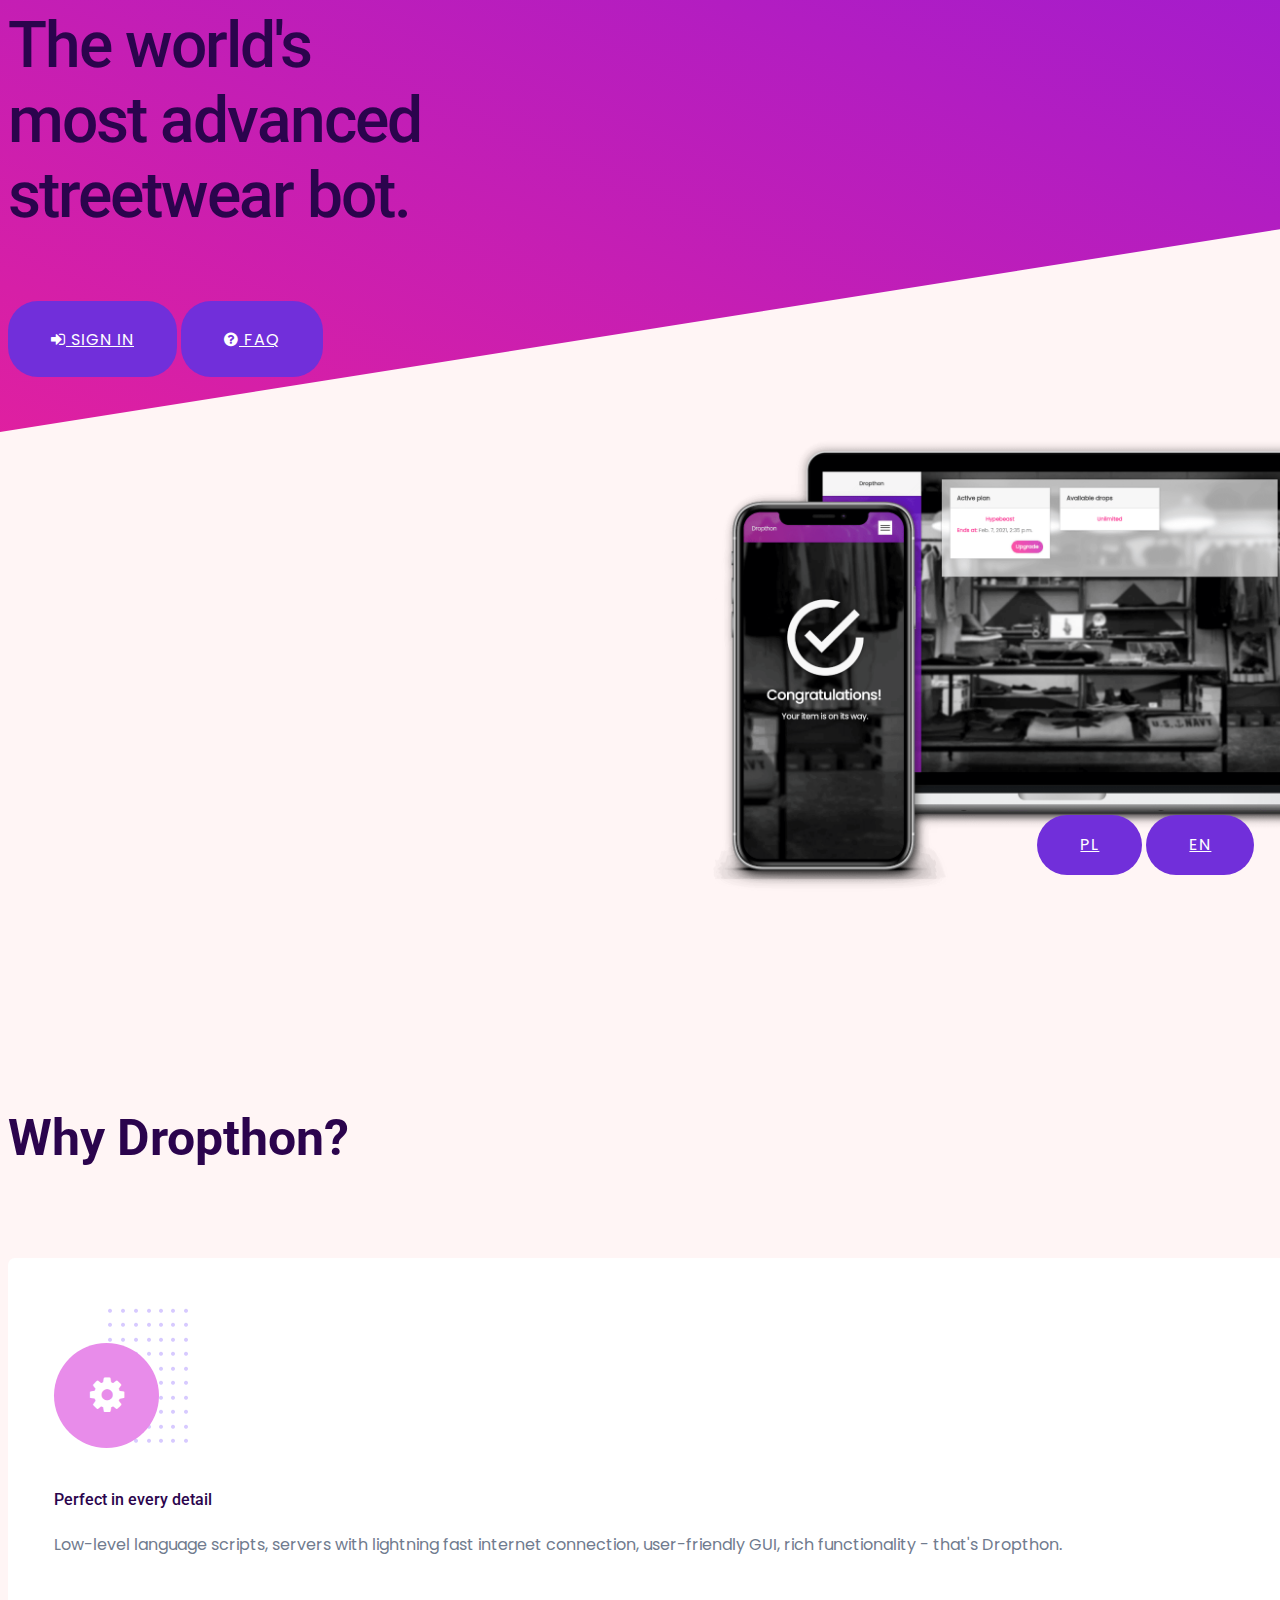
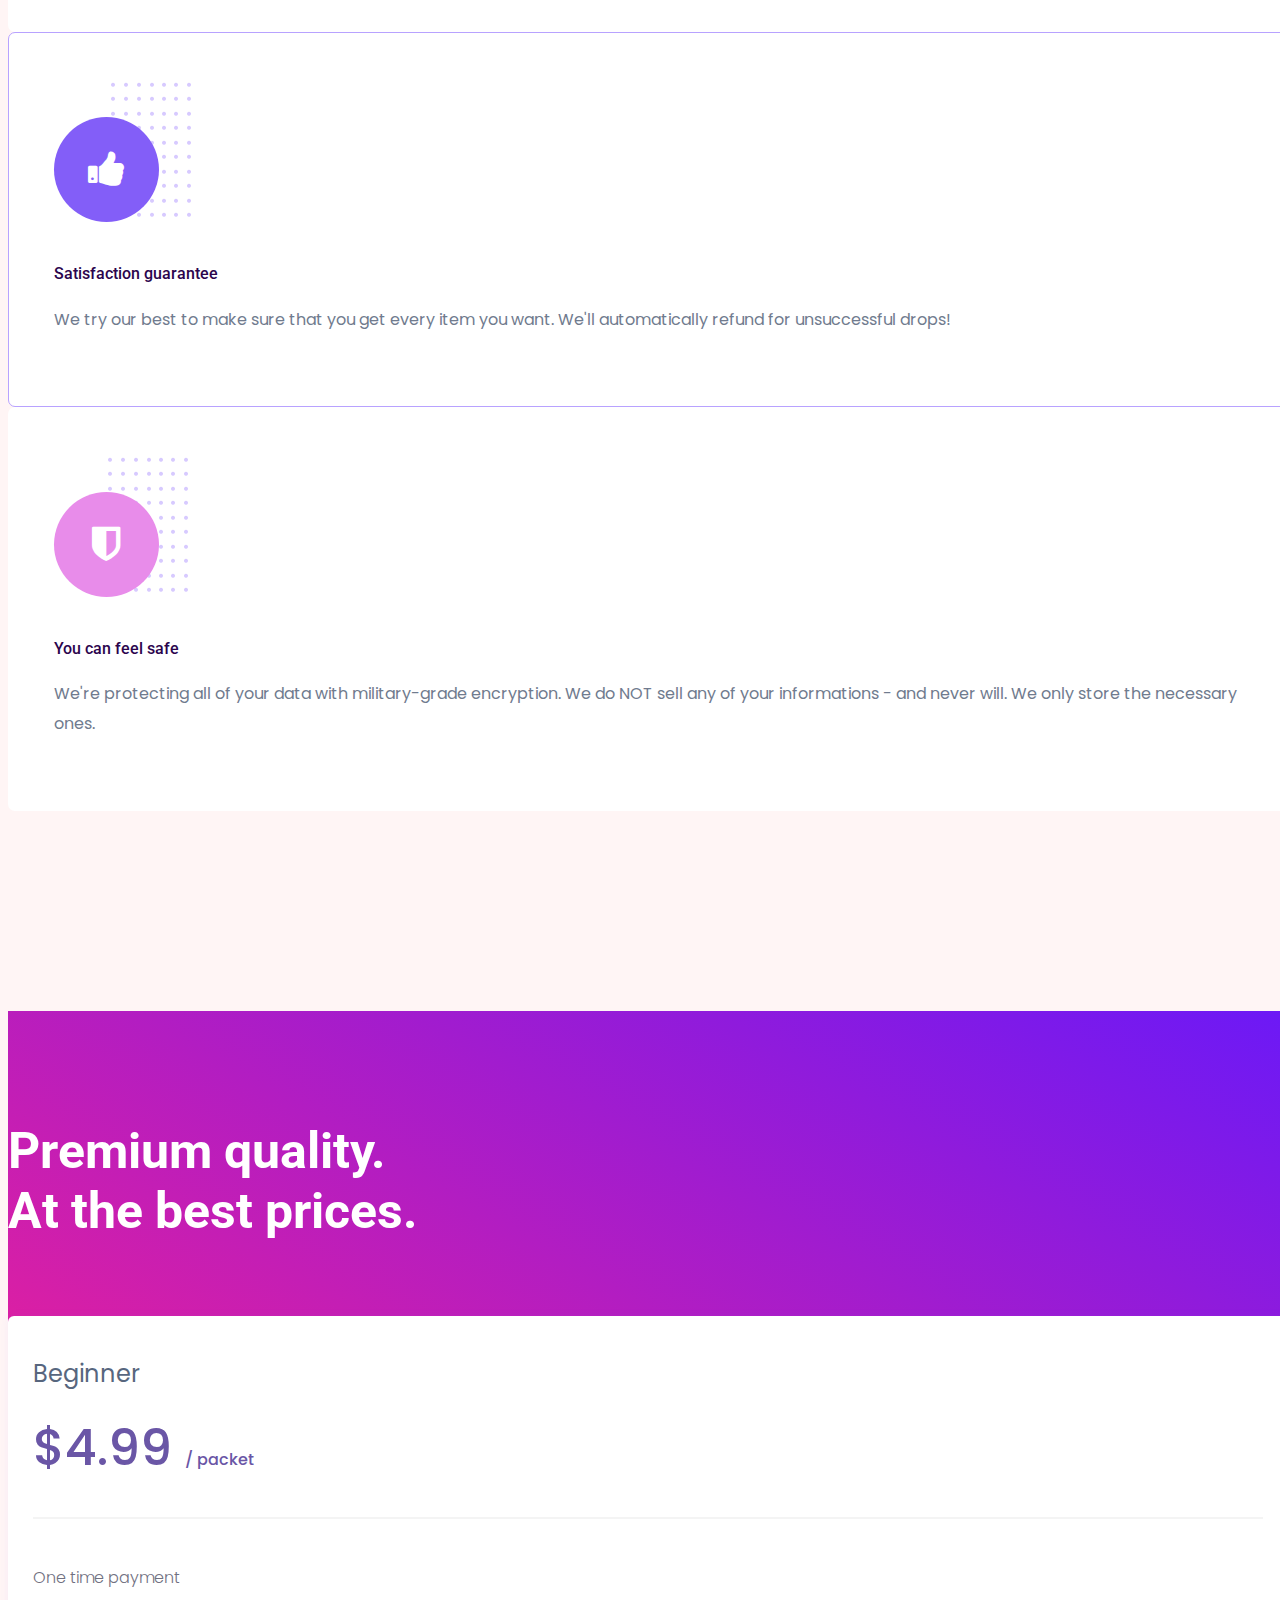
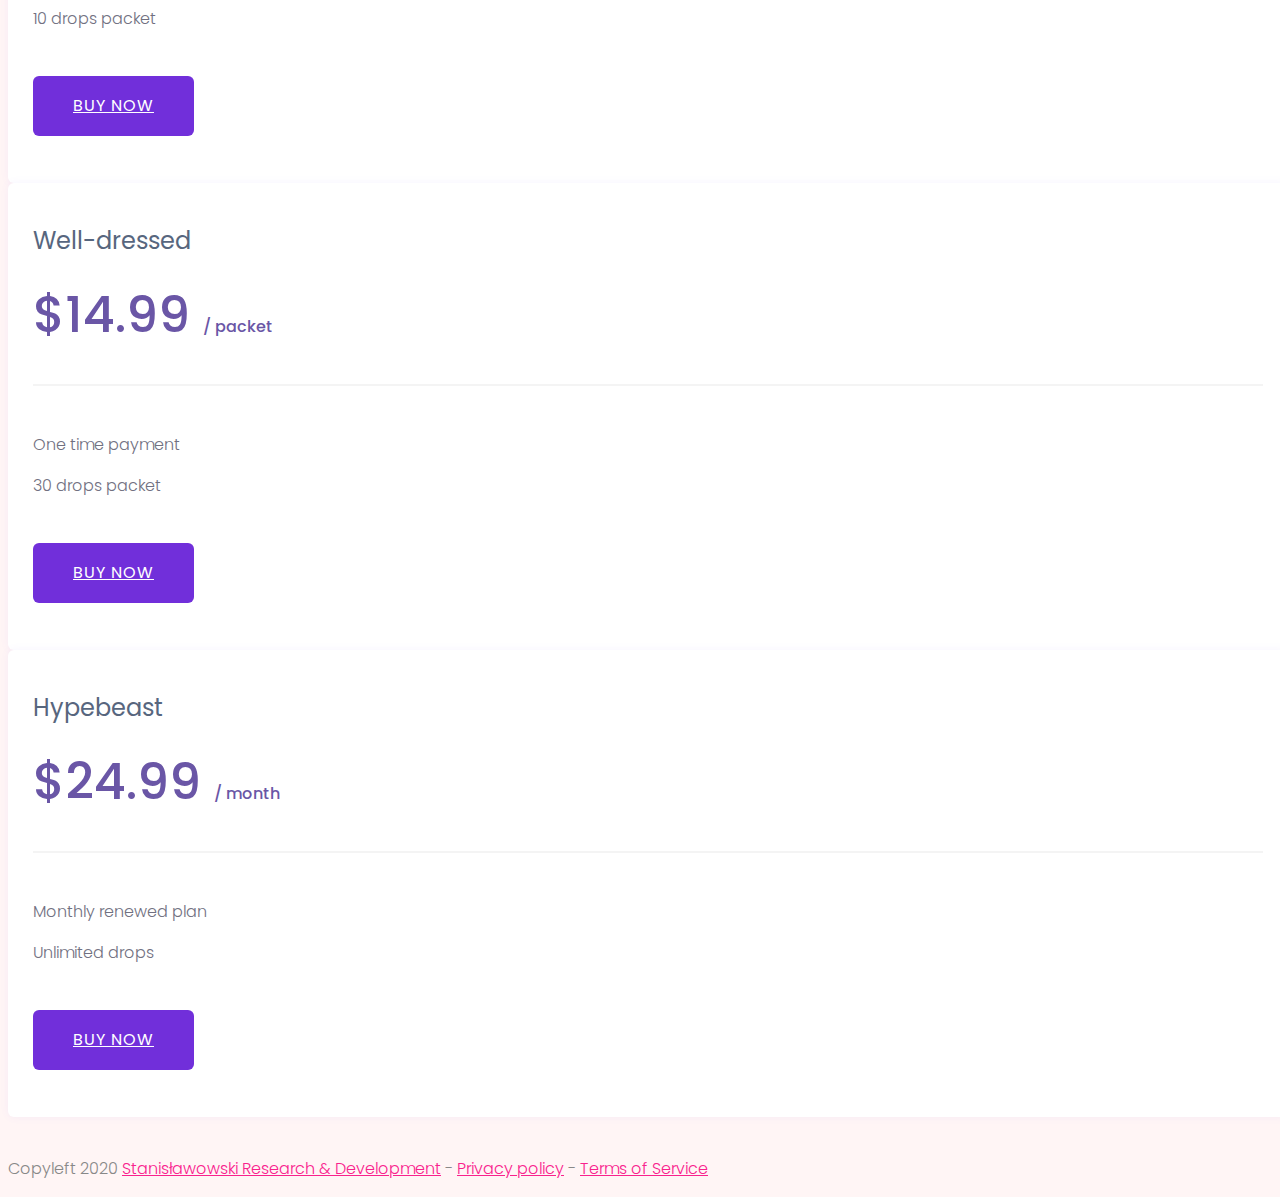
<file: en/index.html>
<!DOCTYPE html>
<html class="no-js" lang="en">
  <head>
    <meta charset="utf-8">
    <meta http-equiv="x-ua-compatible" content="ie=edge">
    <title>Dropthon</title>
    <meta name="description" content="Najbardziej zaawansowany streetwearowy bot na polskim rynku. Sprawdź już teraz!">
    <meta name="viewport" content="width=device-width, initial-scale=1">
    <link rel="shortcut icon" type="image/png" href="/favicon.png">
    <link rel="stylesheet" href="https://cdn.jsdelivr.net/npm/bootstrap@4.6.0/dist/css/bootstrap.min.css" integrity="sha256-T/zFmO5s/0aSwc6ics2KLxlfbewyRz6UNw1s3Ppf5gE=" crossorigin="anonymous">
    <link rel="stylesheet" href="https://cdn.jsdelivr.net/npm/font-awesome@4.7.0/css/font-awesome.min.css" integrity="sha256-eZrrJcwDc/3uDhsdt61sL2oOBY362qM3lon1gyExkL0=" crossorigin="anonymous">
    <link href="https://fonts.googleapis.com/css2?family=Poppins:wght@300;400;500;700&family=Roboto:wght@700&display=swap" rel="stylesheet">
    <link rel="stylesheet" href="/static/css/style.css">
    <style>@-webkit-keyframes spin{0%{-webkit-transform:rotate(0);transform:rotate(0)}100%{-webkit-transform:rotate(359deg);transform:rotate(359deg)}}@keyframes spin{0%{-webkit-transform:rotate(0);transform:rotate(0)}100%{-webkit-transform:rotate(359deg);transform:rotate(359deg)}}.faa-parent.animated-hover:hover>.faa-spin,.faa-spin.animated,.faa-spin.animated-hover:hover{-webkit-animation:spin 1.5s linear infinite;animation:spin 1.5s linear infinite}@-webkit-keyframes bounce{0%,10%,100%,20%,50%,80%{-webkit-transform:translateY(0);transform:translateY(0)}40%{-webkit-transform:translateY(-15px);transform:translateY(-15px)}60%{-webkit-transform:translateY(-15px);transform:translateY(-15px)}}@keyframes bounce{0%,10%,100%,20%,50%,80%{-webkit-transform:translateY(0);transform:translateY(0)}40%{-webkit-transform:translateY(-15px);transform:translateY(-15px)}60%{-webkit-transform:translateY(-15px);transform:translateY(-15px)}}.faa-bounce.animated,.faa-bounce.animated-hover:hover,.faa-parent.animated-hover:hover>.faa-bounce{-webkit-animation:bounce 2s ease infinite;animation:bounce 2s ease infinite}@-webkit-keyframes tada{0%{-webkit-transform:scale(1);transform:scale(1)}10%,20%{-webkit-transform:scale(.9) rotate(-8deg);transform:scale(.9) rotate(-8deg)}30%,50%,70%{-webkit-transform:scale(1.3) rotate(8deg);transform:scale(1.3) rotate(8deg)}40%,60%{-webkit-transform:scale(1.3) rotate(-8deg);transform:scale(1.3) rotate(-8deg)}100%,80%{-webkit-transform:scale(1) rotate(0);transform:scale(1) rotate(0)}}@keyframes tada{0%{-webkit-transform:scale(1);transform:scale(1)}10%,20%{-webkit-transform:scale(.9) rotate(-8deg);transform:scale(.9) rotate(-8deg)}30%,50%,70%{-webkit-transform:scale(1.3) rotate(8deg);transform:scale(1.3) rotate(8deg)}40%,60%{-webkit-transform:scale(1.3) rotate(-8deg);transform:scale(1.3) rotate(-8deg)}100%,80%{-webkit-transform:scale(1) rotate(0);transform:scale(1) rotate(0)}}.faa-parent.animated-hover:hover>.faa-tada,.faa-tada.animated,.faa-tada.animated-hover:hover{-webkit-animation:tada 2s linear infinite;animation:tada 2s linear infinite}</style>
    <script async src="https://www.googletagmanager.com/gtag/js?id=UA-169644853-2"></script>
    <script>
      window.dataLayer = window.dataLayer || [];
      function gtag(){dataLayer.push(arguments);}
      gtag('js', new Date());
      gtag('config', 'UA-169644853-2');
    </script>
   </head>
   <body>
    <section>
      <div class="skewed"></div>
    </section>
    <div class="d-flex align-items-center h-100vh">
      <div class="btn-group btns-lang">
        <a href="/pl/" class="btn radius-btn py-3 px-2">PL</a>
        <a href="/en/" class="btn radius-btn py-3 px-2">EN</a>
      </div>
      <div class="mx-auto w-70vw">
        <h1 class="title-main">The world's<br>most advanced<br>streetwear bot.</h1><br>
        <a href="https://panel.dropthon.com/" class="btn radius-btn py-3 px-3"><i class="fa fa-sign-in font-weight-bold"></i> SIGN IN</a>
        <a href="/en/faq" class="btn radius-btn py-3 px-3"><i class="fa fa-question-circle font-weight-bold"></i> FAQ</a>
      </div>
      <img src="/static/img/example_en.png" class="example">
    </div>
    <section class="service-area section-padding2 bg-white">
      <div class="container">
        <div class="row d-flex justify-content-center">
          <div class="col-lg-6">
            <div class="section-title text-center">
              <h2>Why Dropthon?</h2>
            </div>
          </div>
        </div>
        <div class="row">
          <div class="col-xl-4 col-lg-4 col-md-6 my-5">
            <div class="services-caption text-center">
              <div class="service-icon">
                <span class="fa fa-cog faa-spin animated"></span>
              </div>
              <div class="service-cap">
                <h4>Perfect in every detail</h4>
                <p>Low-level language scripts, servers with lightning fast internet connection, user-friendly GUI, rich functionality - that's Dropthon.</p>
              </div>
            </div>
          </div>
          <div class="col-xl-4 col-lg-4 col-md-6 my-5">
            <div class="services-caption active text-center">
              <div class="service-icon">
                <span class="fa fa-thumbs-up faa-bounce animated"></span>
              </div>
              <div class="service-cap">
                <h4>Satisfaction guarantee</h4>
                <p>We try our best to make sure that you get every item you want. We'll automatically refund for unsuccessful drops!</p>
              </div>
            </div>
          </div>
          <div class="col-xl-4 col-lg-4 col-md-6 my-5">
            <div class="services-caption text-center">
              <div class="service-icon">
                <span class="fa fa-shield faa-tada animated"></span>
              </div>
              <div class="service-cap">
                <h4>You can feel safe</h4>
                <p>We're protecting all of your data with military-grade encryption. We do NOT sell any of your informations - and never will. We only store the necessary ones.</p>
              </div>
            </div>
          </div>
        </div>
      </div>
    </section>
    <section class="best-pricing pricing-padding">
      <div class="container">
        <div class="row d-flex justify-content-center">
          <div class="col-lg-6 col-md-8">
            <div class="section-title section-title2 text-center">
              <h2>Premium quality.<br>At the best prices.</h2>
            </div>
          </div>
        </div>
      </div>
    </section>
    <div class="pricing-card-area">
      <div class="container">
        <div class="row">
          <div class="col-xl-4 col-lg-4 col-md-6 my-5">
            <div class="single-card text-center">
              <div class="card-top">
                <span>Beginner</span>
                <h4>$4.99 <span>/ packet</span></h4>
              </div>
              <div class="card-bottom">
                <ul>
                  <li>One time payment</li>
                  <li>10 drops packet</li>
                </ul>
                <a href="https://panel.dropthon.com/" class="btn card-btn1">Buy now</a>
              </div>
            </div>
          </div>
          <div class="col-xl-4 col-lg-4 col-md-6 my-5">
            <div class="single-card text-center">
              <div class="card-top">
                <span>Well-dressed</span>
                <h4>$14.99 <span>/ packet</span></h4>
              </div>
              <div class="card-bottom">
                <ul>
                  <li>One time payment</li>
                  <li>30 drops packet</li>
                </ul>
                <a href="https://panel.dropthon.com/" class="btn card-btn1">Buy now</a>
              </div>
            </div>
          </div>
          <div class="col-xl-4 col-lg-4 col-md-6 my-5">
            <div class="single-card text-center">
              <div class="card-top">
                <span>Hypebeast</span>
                <h4>$24.99 <span>/ month</span></h4>
              </div>
              <div class="card-bottom">
                <ul>
                  <li>Monthly renewed plan</li>
                  <li>Unlimited drops</li>
                </ul>
                <a href="https://panel.dropthon.com/" class="btn card-btn1">Buy now</a>
              </div>
            </div>
          </div>
        </div>
      </div>
    </div>
    <div class="footer-area py-5">
      <div class="container">
        <div class="row align-items-center">
          <div class="col-xl-12">
            <div class="footer-copy-right">
               <p>Copyleft 2020 <a href="https://stanislawowski.pl/" target="_blank">Stanisławowski Research & Development</a>  -  <a href="/en/privacy">Privacy policy</a>  -  <a href="/en/tos">Terms of Service</a></p>
            </div>
          </div>
        </div>
      </div>
    </div>
   </footer>
  </body>
</html>
</file>
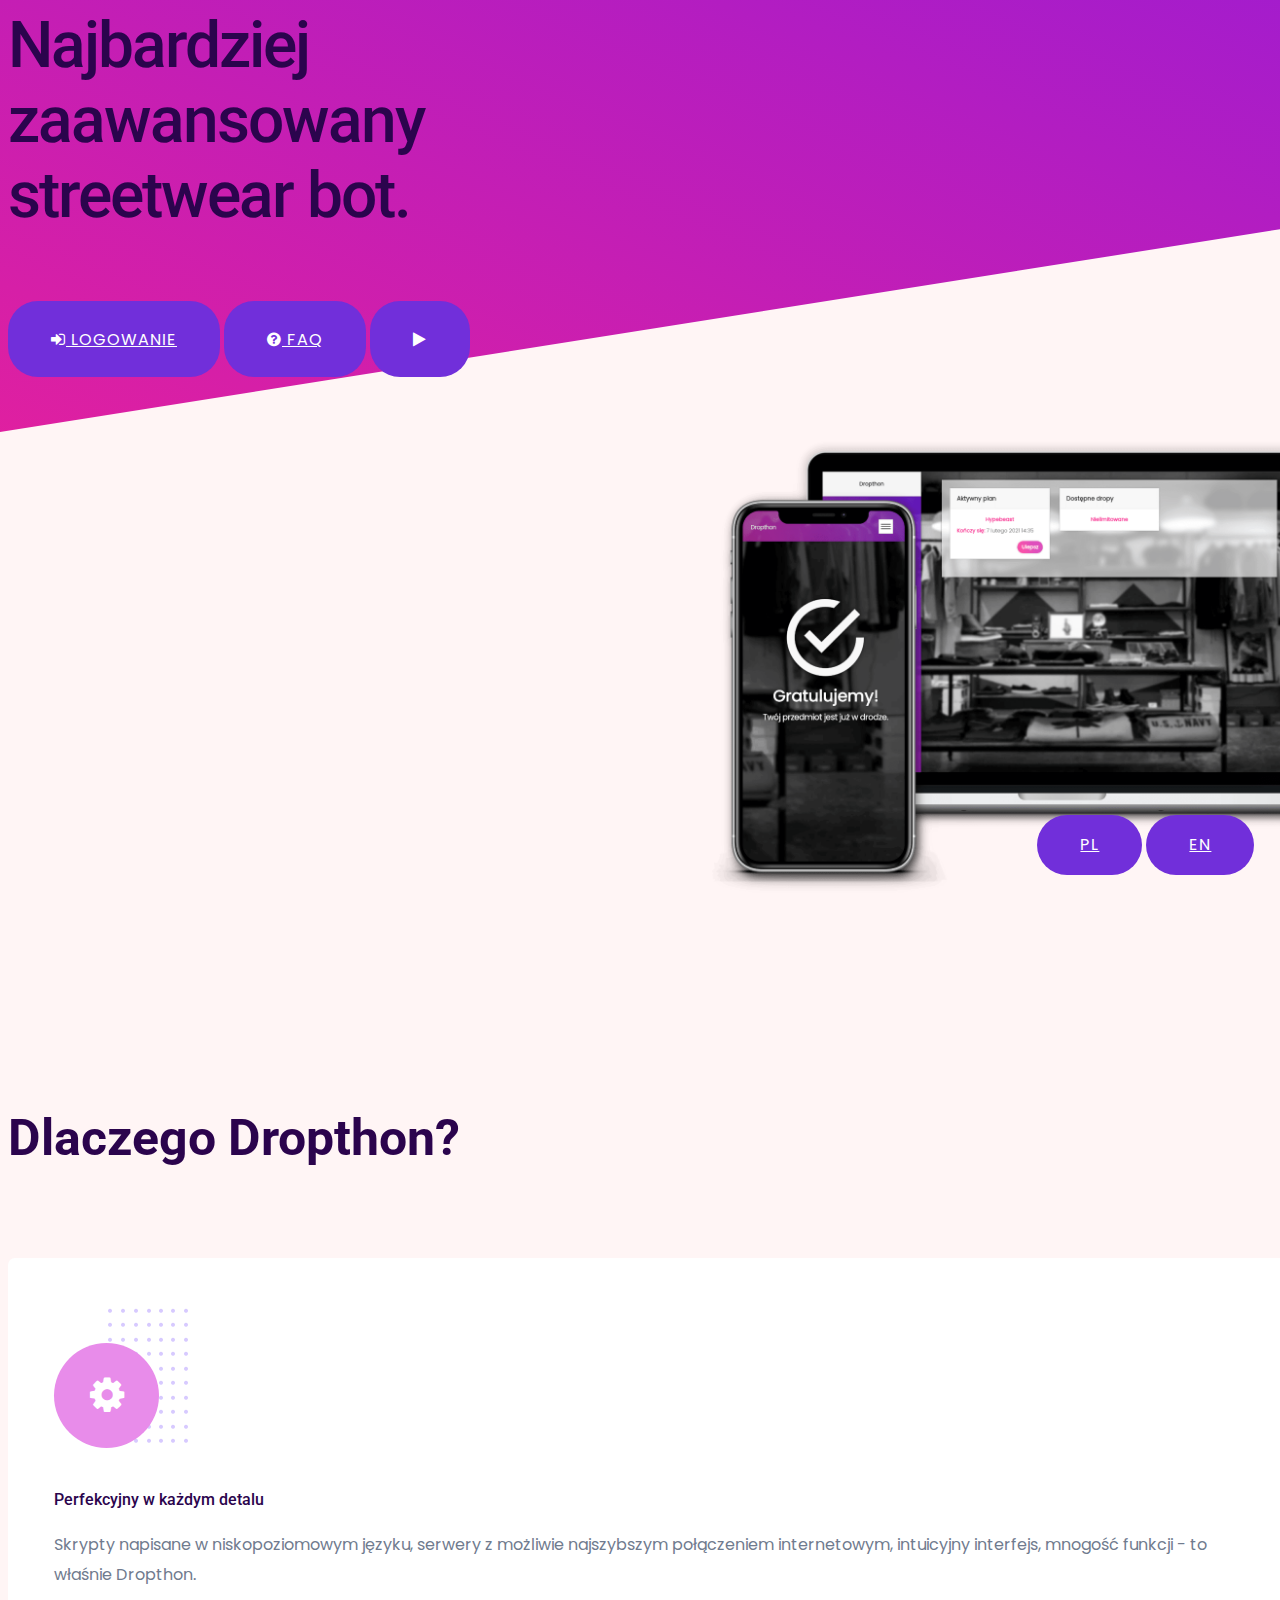
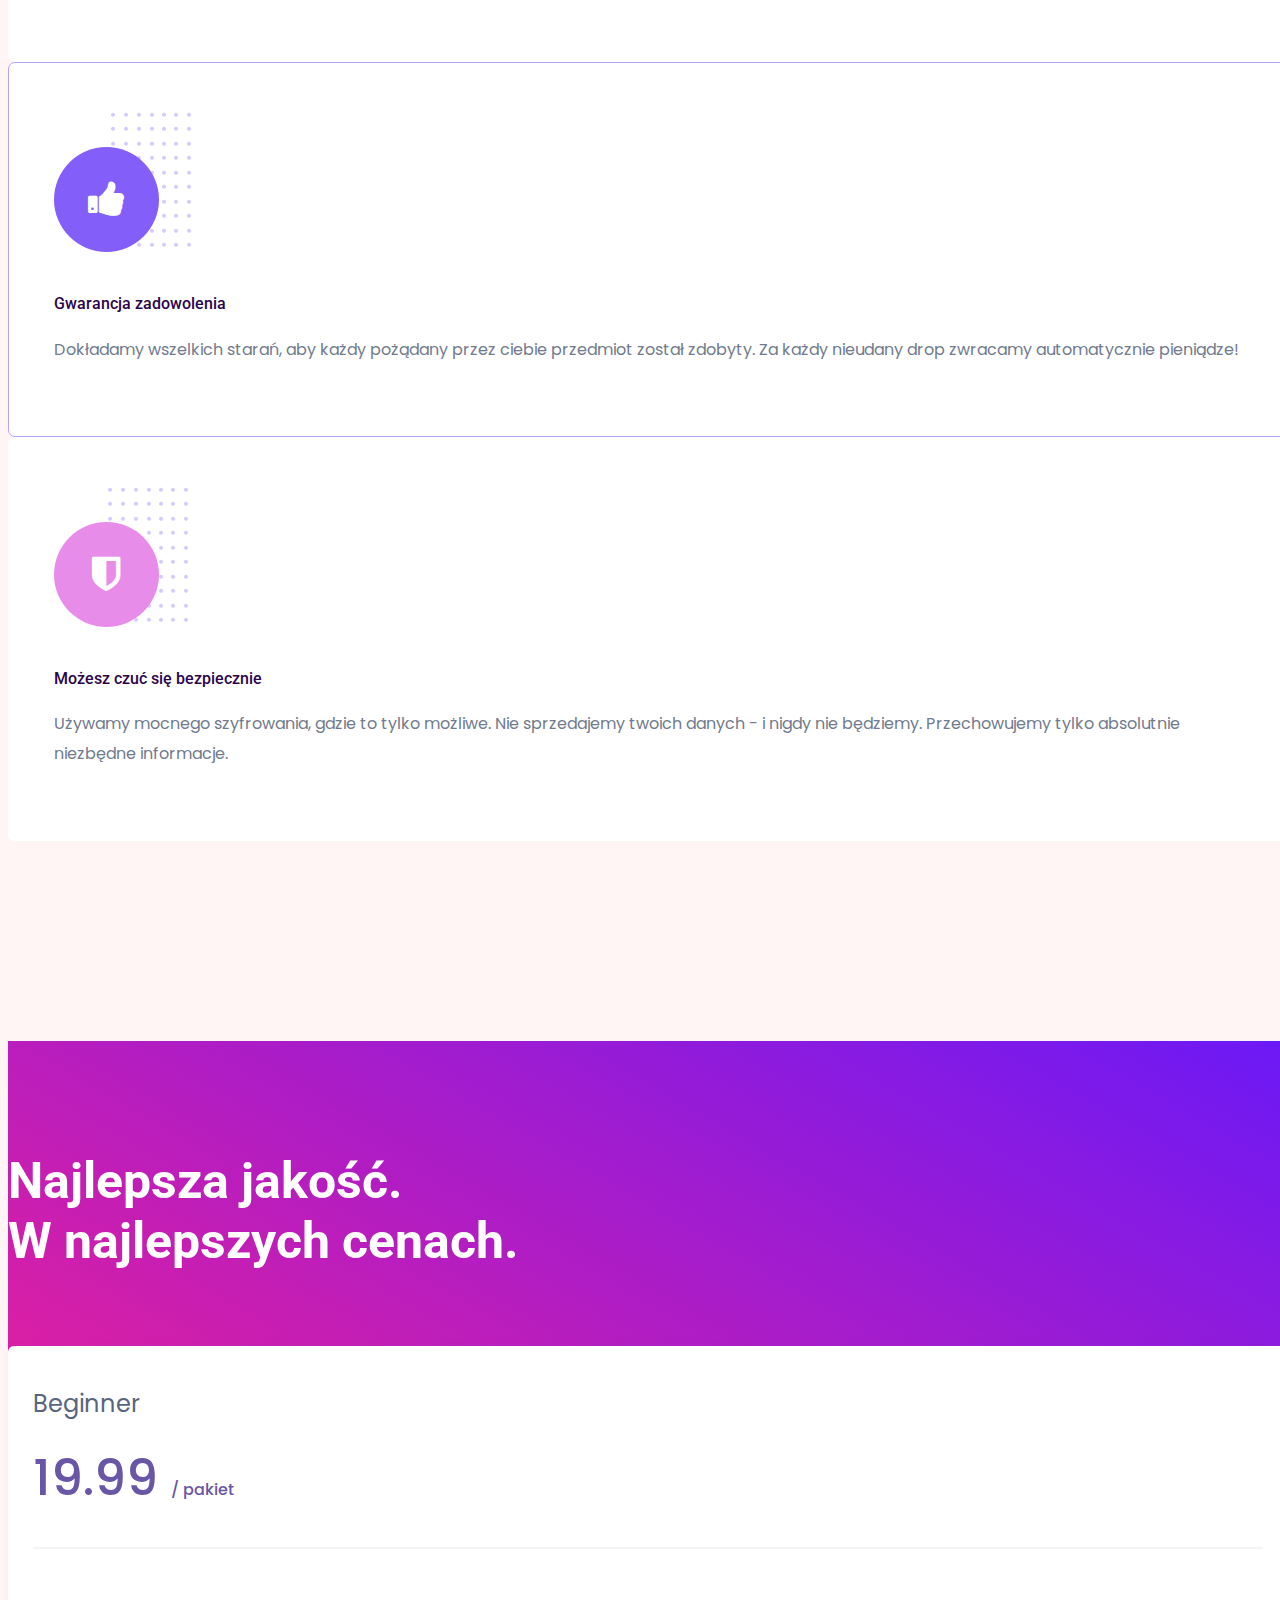
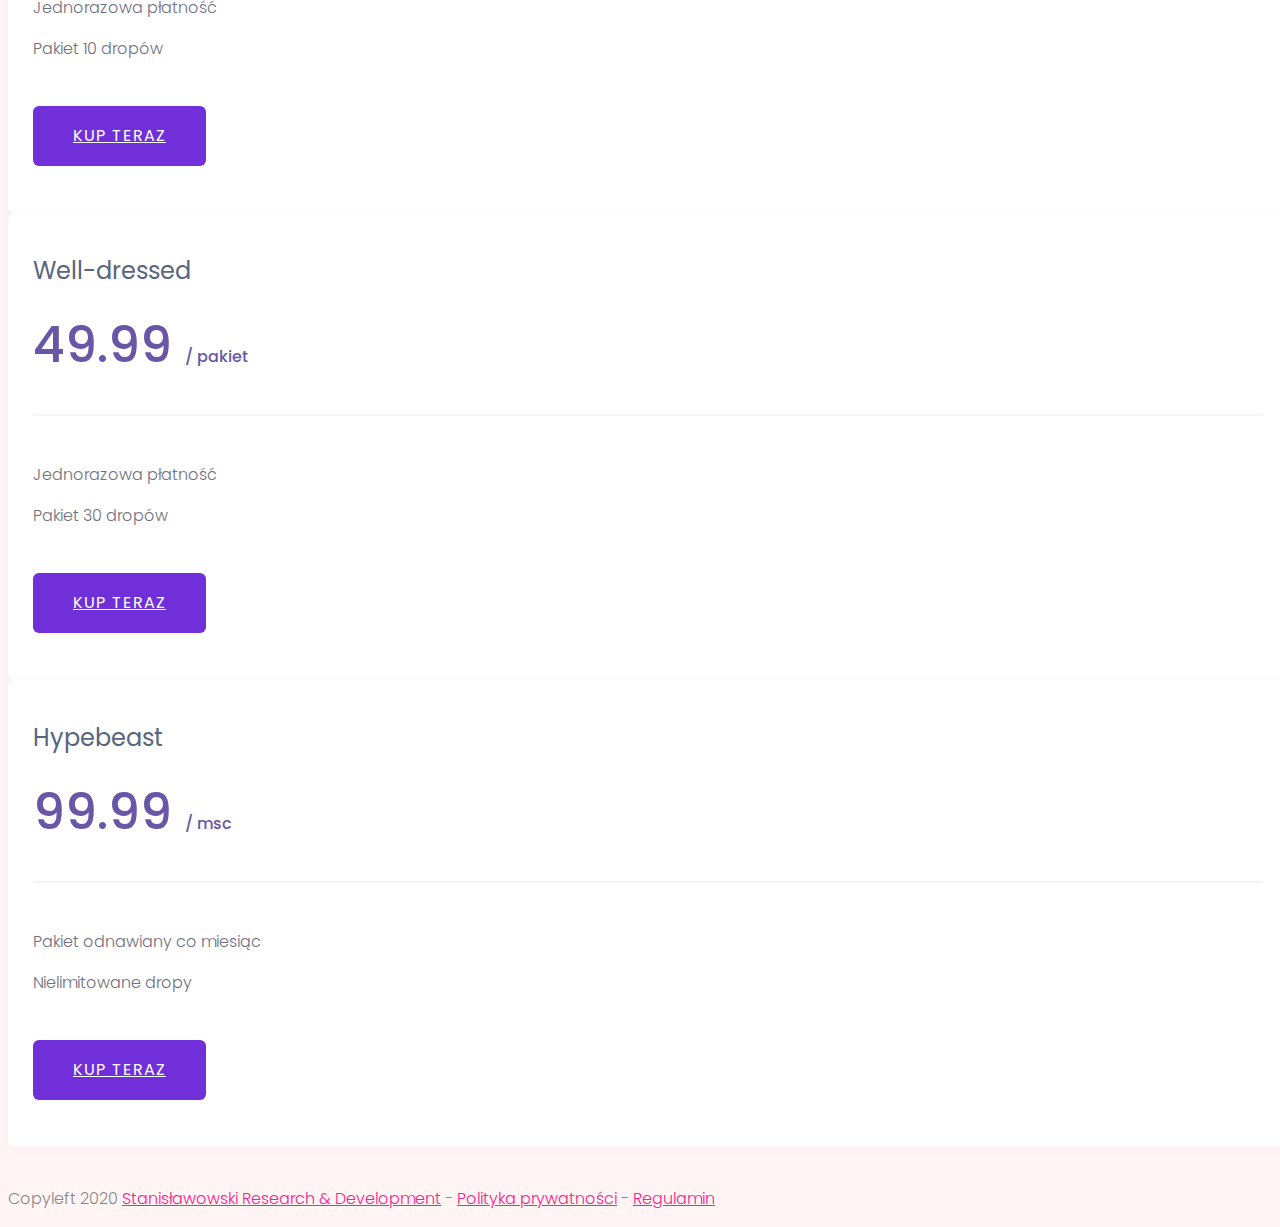
<file: pl/index.html>
<!DOCTYPE html>
<html class="no-js" lang="pl">
  <head>
    <meta charset="utf-8">
    <meta http-equiv="x-ua-compatible" content="ie=edge">
    <title>Dropthon</title>
    <meta name="description" content="Najbardziej zaawansowany streetwearowy bot na polskim rynku. Sprawdź już teraz!">
    <meta name="viewport" content="width=device-width, initial-scale=1">
    <link rel="shortcut icon" type="image/png" href="/favicon.png">
    <link rel="stylesheet" href="https://cdn.jsdelivr.net/npm/bootstrap@4.6.0/dist/css/bootstrap.min.css" integrity="sha256-T/zFmO5s/0aSwc6ics2KLxlfbewyRz6UNw1s3Ppf5gE=" crossorigin="anonymous">
    <link rel="stylesheet" href="https://cdn.jsdelivr.net/npm/font-awesome@4.7.0/css/font-awesome.min.css" integrity="sha256-eZrrJcwDc/3uDhsdt61sL2oOBY362qM3lon1gyExkL0=" crossorigin="anonymous">
    <link href="https://fonts.googleapis.com/css2?family=Poppins:wght@300;400;500;700&family=Roboto:wght@700&display=swap" rel="stylesheet">
    <link rel="stylesheet" href="/static/css/style.css">
    <style>@-webkit-keyframes spin{0%{-webkit-transform:rotate(0);transform:rotate(0)}100%{-webkit-transform:rotate(359deg);transform:rotate(359deg)}}@keyframes spin{0%{-webkit-transform:rotate(0);transform:rotate(0)}100%{-webkit-transform:rotate(359deg);transform:rotate(359deg)}}.faa-parent.animated-hover:hover>.faa-spin,.faa-spin.animated,.faa-spin.animated-hover:hover{-webkit-animation:spin 1.5s linear infinite;animation:spin 1.5s linear infinite}@-webkit-keyframes bounce{0%,10%,100%,20%,50%,80%{-webkit-transform:translateY(0);transform:translateY(0)}40%{-webkit-transform:translateY(-15px);transform:translateY(-15px)}60%{-webkit-transform:translateY(-15px);transform:translateY(-15px)}}@keyframes bounce{0%,10%,100%,20%,50%,80%{-webkit-transform:translateY(0);transform:translateY(0)}40%{-webkit-transform:translateY(-15px);transform:translateY(-15px)}60%{-webkit-transform:translateY(-15px);transform:translateY(-15px)}}.faa-bounce.animated,.faa-bounce.animated-hover:hover,.faa-parent.animated-hover:hover>.faa-bounce{-webkit-animation:bounce 2s ease infinite;animation:bounce 2s ease infinite}@-webkit-keyframes tada{0%{-webkit-transform:scale(1);transform:scale(1)}10%,20%{-webkit-transform:scale(.9) rotate(-8deg);transform:scale(.9) rotate(-8deg)}30%,50%,70%{-webkit-transform:scale(1.3) rotate(8deg);transform:scale(1.3) rotate(8deg)}40%,60%{-webkit-transform:scale(1.3) rotate(-8deg);transform:scale(1.3) rotate(-8deg)}100%,80%{-webkit-transform:scale(1) rotate(0);transform:scale(1) rotate(0)}}@keyframes tada{0%{-webkit-transform:scale(1);transform:scale(1)}10%,20%{-webkit-transform:scale(.9) rotate(-8deg);transform:scale(.9) rotate(-8deg)}30%,50%,70%{-webkit-transform:scale(1.3) rotate(8deg);transform:scale(1.3) rotate(8deg)}40%,60%{-webkit-transform:scale(1.3) rotate(-8deg);transform:scale(1.3) rotate(-8deg)}100%,80%{-webkit-transform:scale(1) rotate(0);transform:scale(1) rotate(0)}}.faa-parent.animated-hover:hover>.faa-tada,.faa-tada.animated,.faa-tada.animated-hover:hover{-webkit-animation:tada 2s linear infinite;animation:tada 2s linear infinite}</style>
    <script async src="https://www.googletagmanager.com/gtag/js?id=UA-169644853-2"></script>
    <script>
      window.dataLayer = window.dataLayer || [];
      function gtag(){dataLayer.push(arguments);}
      gtag('js', new Date());
      gtag('config', 'UA-169644853-2');
    </script>
    <script data-ad-client="ca-pub-9165101222978551" async src="https://pagead2.googlesyndication.com/pagead/js/adsbygoogle.js"></script>
   </head>
   <body>
    <section>
      <div class="skewed"></div>
    </section>
    <div class="d-flex align-items-center h-100vh">
      <div class="btn-group btns-lang">
        <a href="/pl/" class="btn radius-btn py-3 px-2">PL</a>
        <a href="/en/" class="btn radius-btn py-3 px-2">EN</a>
      </div>
      <div class="mx-auto w-70vw">
        <h1 class="title-main">Najbardziej<br>zaawansowany<br>streetwear bot.</h1><br>
        <a href="https://panel.dropthon.com/" class="btn radius-btn py-3 px-3"><i class="fa fa-sign-in font-weight-bold"></i> LOGOWANIE</a>
        <a href="/pl/faq" class="btn radius-btn py-3 px-3"><i class="fa fa-question-circle font-weight-bold"></i> FAQ</a>
        <a href="/pl/tutorials" class="btn radius-btn py-3 px-3"><i class="fa fa-play font-weight-bold"></i></a>
      </div>
      <img src="/static/img/example_pl.png" class="example">
    </div>
    <section class="service-area section-padding2 bg-white">
      <div class="container">
        <div class="row d-flex justify-content-center">
          <div class="col-lg-6">
            <div class="section-title text-center">
              <h2>Dlaczego Dropthon?</h2>
            </div>
          </div>
        </div>
        <div class="row">
          <div class="col-xl-4 col-lg-4 col-md-6 my-5">
            <div class="services-caption text-center">
              <div class="service-icon">
                <span class="fa fa-cog faa-spin animated"></span>
              </div>
              <div class="service-cap">
                <h4>Perfekcyjny w każdym detalu</h4>
                <p>Skrypty napisane w niskopoziomowym języku, serwery z możliwie najszybszym połączeniem internetowym, intuicyjny interfejs, mnogość funkcji - to właśnie Dropthon.</p>
              </div>
            </div>
          </div>
          <div class="col-xl-4 col-lg-4 col-md-6 my-5">
            <div class="services-caption active text-center">
              <div class="service-icon">
                <span class="fa fa-thumbs-up faa-bounce animated"></span>
              </div>
              <div class="service-cap">
                <h4>Gwarancja zadowolenia</h4>
                <p>Dokładamy wszelkich starań, aby każdy pożądany przez ciebie przedmiot został zdobyty. Za każdy nieudany drop zwracamy automatycznie pieniądze!</p>
              </div>
            </div>
          </div>
          <div class="col-xl-4 col-lg-4 col-md-6 my-5">
            <div class="services-caption text-center">
              <div class="service-icon">
                <span class="fa fa-shield faa-tada animated"></span>
              </div>
              <div class="service-cap">
                <h4>Możesz czuć się bezpiecznie</h4>
                <p>Używamy mocnego szyfrowania, gdzie to tylko możliwe. Nie sprzedajemy twoich danych - i nigdy nie będziemy. Przechowujemy tylko absolutnie niezbędne informacje.</p>
              </div>
            </div>
          </div>
        </div>
      </div>
    </section>
    <section class="best-pricing pricing-padding">
      <div class="container">
        <div class="row d-flex justify-content-center">
          <div class="col-lg-6 col-md-8">
            <div class="section-title section-title2 text-center">
              <h2>Najlepsza jakość.<br>W najlepszych cenach.</h2>
            </div>
          </div>
        </div>
      </div>
    </section>
    <div class="pricing-card-area">
      <div class="container">
        <div class="row">
          <div class="col-xl-4 col-lg-4 col-md-6 my-5">
            <div class="single-card text-center">
              <div class="card-top">
                <span>Beginner</span>
                <h4>19.99 <span>/ pakiet</span></h4>
              </div>
              <div class="card-bottom">
                <ul>
                  <li>Jednorazowa płatność</li>
                  <li>Pakiet 10 dropów</li>
                </ul>
                <a href="https://panel.dropthon.com/" class="btn card-btn1">Kup teraz</a>
              </div>
            </div>
          </div>
          <div class="col-xl-4 col-lg-4 col-md-6 my-5">
            <div class="single-card text-center">
              <div class="card-top">
                <span>Well-dressed</span>
                <h4>49.99 <span>/ pakiet</span></h4>
              </div>
              <div class="card-bottom">
                <ul>
                  <li>Jednorazowa płatność</li>
                  <li>Pakiet 30 dropów</li>
                </ul>
                <a href="https://panel.dropthon.com/" class="btn card-btn1">Kup teraz</a>
              </div>
            </div>
          </div>
          <div class="col-xl-4 col-lg-4 col-md-6 my-5">
            <div class="single-card text-center">
              <div class="card-top">
                <span>Hypebeast</span>
                <h4>99.99 <span>/ msc</span></h4>
              </div>
              <div class="card-bottom">
                <ul>
                  <li>Pakiet odnawiany co miesiąc</li>
                  <li>Nielimitowane dropy</li>
                </ul>
                <a href="https://panel.dropthon.com/" class="btn card-btn1">Kup teraz</a>
              </div>
            </div>
          </div>
        </div>
      </div>
    </div>
    <div class="footer-area py-5">
      <div class="container">
        <div class="row align-items-center">
          <div class="col-xl-12">
            <div class="footer-copy-right">
               <p>Copyleft 2020 <a href="https://stanislawowski.pl/" target="_blank">Stanisławowski Research & Development</a>  -  <a href="/pl/privacy">Polityka prywatności</a>  -  <a href="/pl/tos">Regulamin</a></p>
            </div>
          </div>
        </div>
      </div>
    </div>
   </footer>
  </body>
</html>
</file>
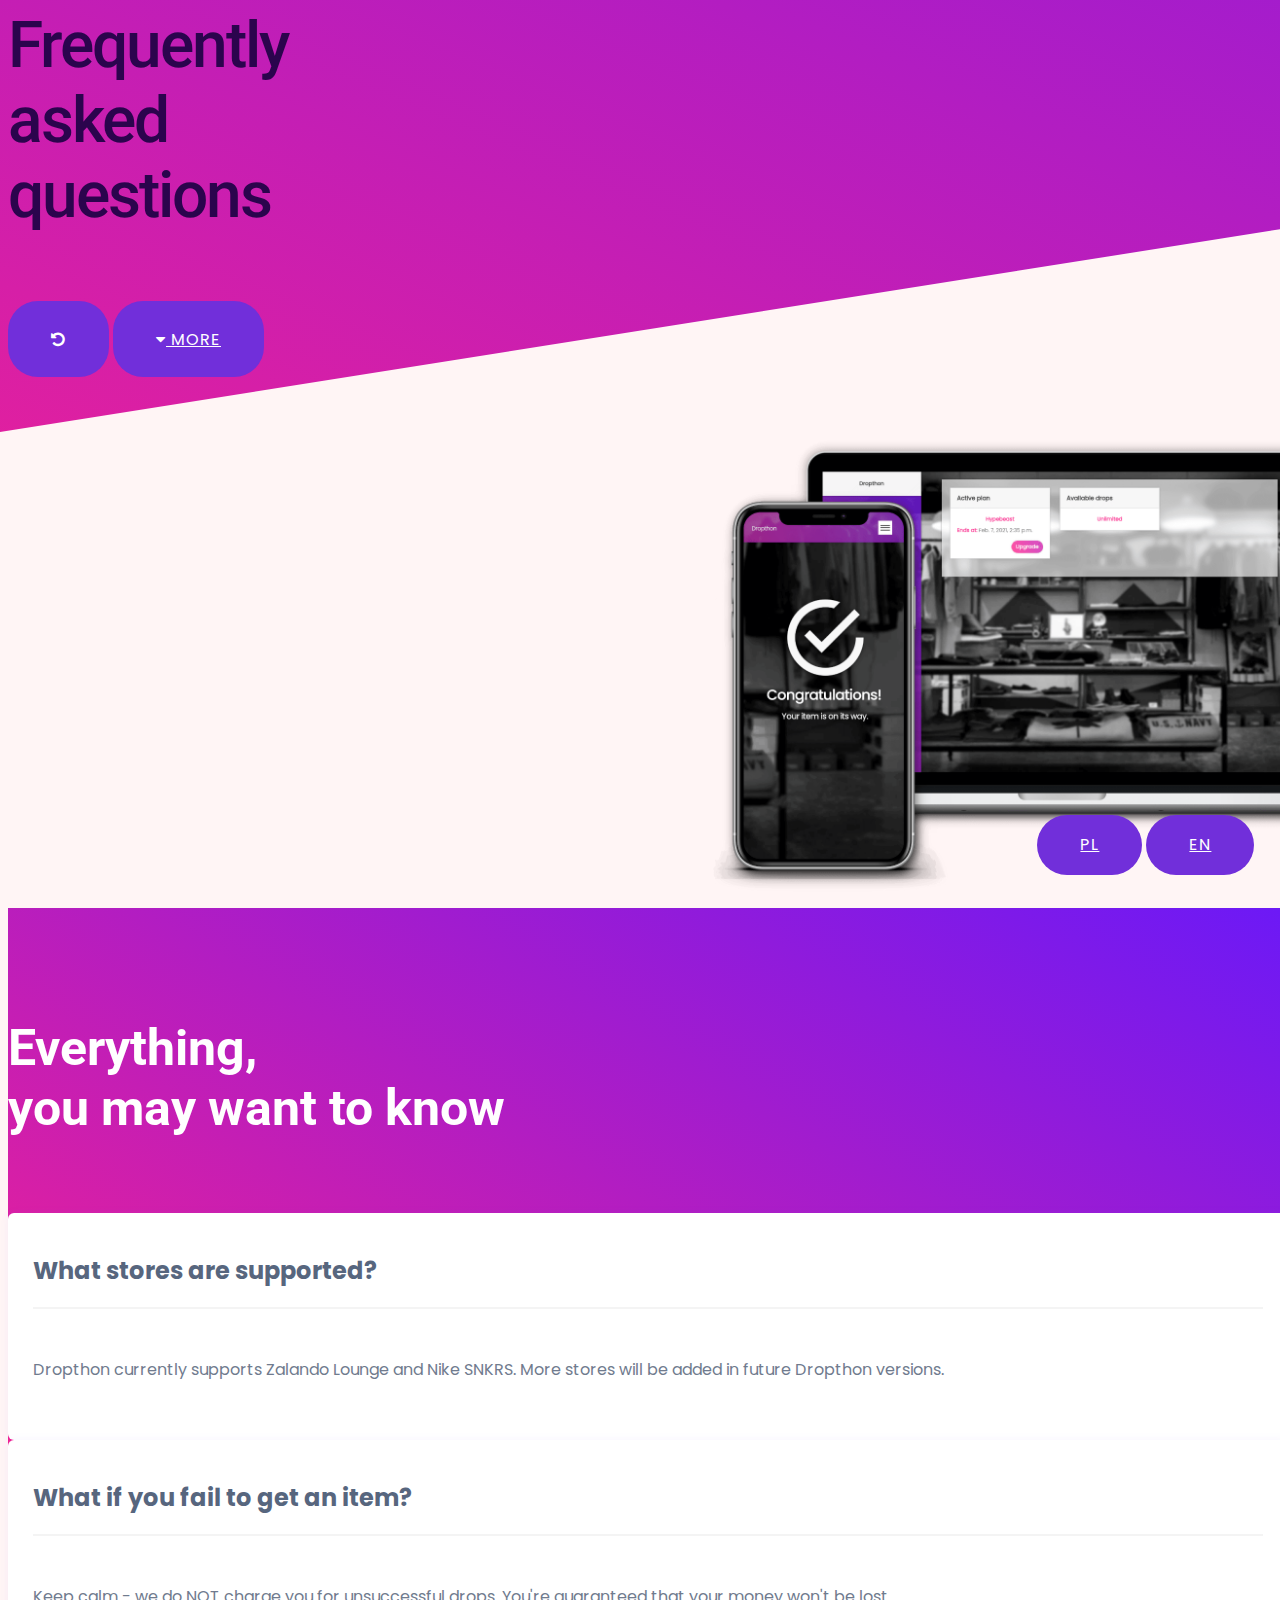
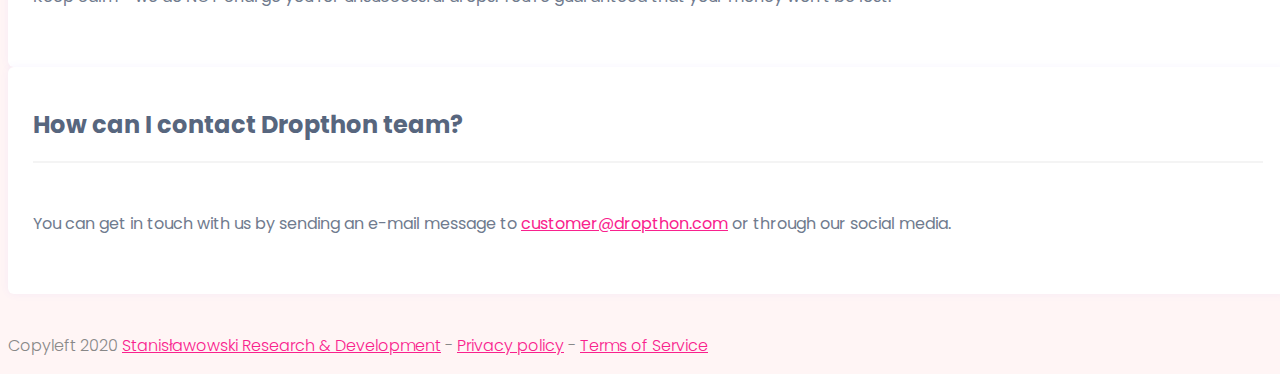
<file: en/faq.html>
<!DOCTYPE html>
<html class="no-js" lang="en">
  <head>
    <meta charset="utf-8">
    <meta http-equiv="x-ua-compatible" content="ie=edge">
    <title>FAQ ~ Dropthon</title>
    <meta name="description" content="Najczęściej zadawane pytania dotyczące Dropthona - najbardziej zaawansowanego streetwearowego bota na polskim rynku.">
    <meta name="viewport" content="width=device-width, initial-scale=1">
    <link rel="shortcut icon" type="image/png" href="/favicon.png">
    <link rel="stylesheet" href="https://cdn.jsdelivr.net/npm/bootstrap@4.6.0/dist/css/bootstrap.min.css" integrity="sha256-T/zFmO5s/0aSwc6ics2KLxlfbewyRz6UNw1s3Ppf5gE=" crossorigin="anonymous">
    <link rel="stylesheet" href="https://cdn.jsdelivr.net/npm/font-awesome@4.7.0/css/font-awesome.min.css" integrity="sha256-eZrrJcwDc/3uDhsdt61sL2oOBY362qM3lon1gyExkL0=" crossorigin="anonymous">
    <link href="https://fonts.googleapis.com/css2?family=Poppins:wght@300;400;500;700&family=Roboto:wght@700&display=swap" rel="stylesheet">
    <link rel="stylesheet" href="/static/css/style.css">
    <script async src="https://www.googletagmanager.com/gtag/js?id=UA-169644853-2"></script>
    <script>
      window.dataLayer = window.dataLayer || [];
      function gtag(){dataLayer.push(arguments);}
      gtag('js', new Date());
      gtag('config', 'UA-169644853-2');
    </script>
   </head>
   <body>
    <section>
      <div class="skewed"></div>
    </section>
    <div class="d-flex align-items-center h-100vh">
      <div class="btn-group btns-lang">
        <a href="/pl/faq" class="btn radius-btn py-3 px-2">PL</a>
        <a href="/en/faq" class="btn radius-btn py-3 px-2">EN</a>
      </div>
      <div class="mx-auto w-70vw">
        <h1 class="title-main">Frequently<br>asked<br>questions</h1><br>
        <a href="/en/" class="btn radius-btn py-3 px-3"><i class="fa fa-undo"></i></a>
        <a href="#faq" class="btn radius-btn py-3 px-3"><i class="fa fa-caret-down"></i> MORE</a>
      </div>
      <img src="/static/img/example_en.png" class="example">
    </div>
    <section id="faq" class="best-pricing pricing-padding">
      <div class="container">
        <div class="row d-flex justify-content-center">
          <div class="col-lg-6 col-md-8">
            <div class="section-title section-title2 text-center">
              <h2>Everything,<br>you may want to know</h2>
            </div>
          </div>
        </div>
      </div>
    </section>
    <div class="pricing-card-area">
      <div class="container">
        <div class="row">
          <div class="col-xl-4 col-lg-4 col-md-6 my-5">
            <div class="single-card text-center">
              <div class="card-top">
                <span><b>What stores are supported?</b></span>
              </div>
              <div class="card-bottom">
                <p>Dropthon currently supports <span class="font-weight-bold">Zalando Lounge</span> and <span class="font-weight-bold">Nike SNKRS</span>. More stores will be added in future Dropthon versions.</p>
              </div>
            </div>
          </div>
          <div class="col-xl-4 col-lg-4 col-md-6 my-5">
            <div class="single-card text-center">
              <div class="card-top">
                <span><b>What if you fail to get an item?</b></span>
              </div>
              <div class="card-bottom">
                <p>Keep calm - we <span class="font-weight-bold">do NOT charge you</span> for unsuccessful drops. You're guaranteed that your money won't be lost.</p>
              </div>
            </div>
          </div>
          <div class="col-xl-4 col-lg-4 col-md-6 my-5">
            <div class="single-card text-center">
              <div class="card-top">
                <span><b>How can I contact Dropthon team?</b></span>
              </div>
              <div class="card-bottom">
                <p>You can get in touch with us by sending an e-mail message to <a href="mailto:customer@dropthon.com" class="font-weight-bold">customer@dropthon.com</a> or through our social media.</p>
              </div>
            </div>
          </div>
        </div>
      </div>
    </div>
    <div class="footer-area py-5">
      <div class="container">
        <div class="row align-items-center">
          <div class="col-xl-12">
            <div class="footer-copy-right">
               <p>Copyleft 2020 <a href="https://stanislawowski.pl/" target="_blank">Stanisławowski Research & Development</a>  -  <a href="/en/privacy">Privacy policy</a>  -  <a href="/en/tos">Terms of Service</a></p>
            </div>
          </div>
        </div>
      </div>
    </div>
   </footer>
   <script src="https://cdn.jsdelivr.net/npm/jquery@3.5.1/dist/jquery.min.js" integrity="sha256-9/aliU8dGd2tb6OSsuzixeV4y/faTqgFtohetphbbj0=" crossorigin="anonymous"></script>
   <script>$(document).ready(function(){$("a").on("click",function(o){var t;""!==this.hash&&(o.preventDefault(),t=this.hash,$("html, body").animate({scrollTop:$(t).offset().top},800,function(){window.location.hash=t}))})});</script>
  </body>
</html>
</file>
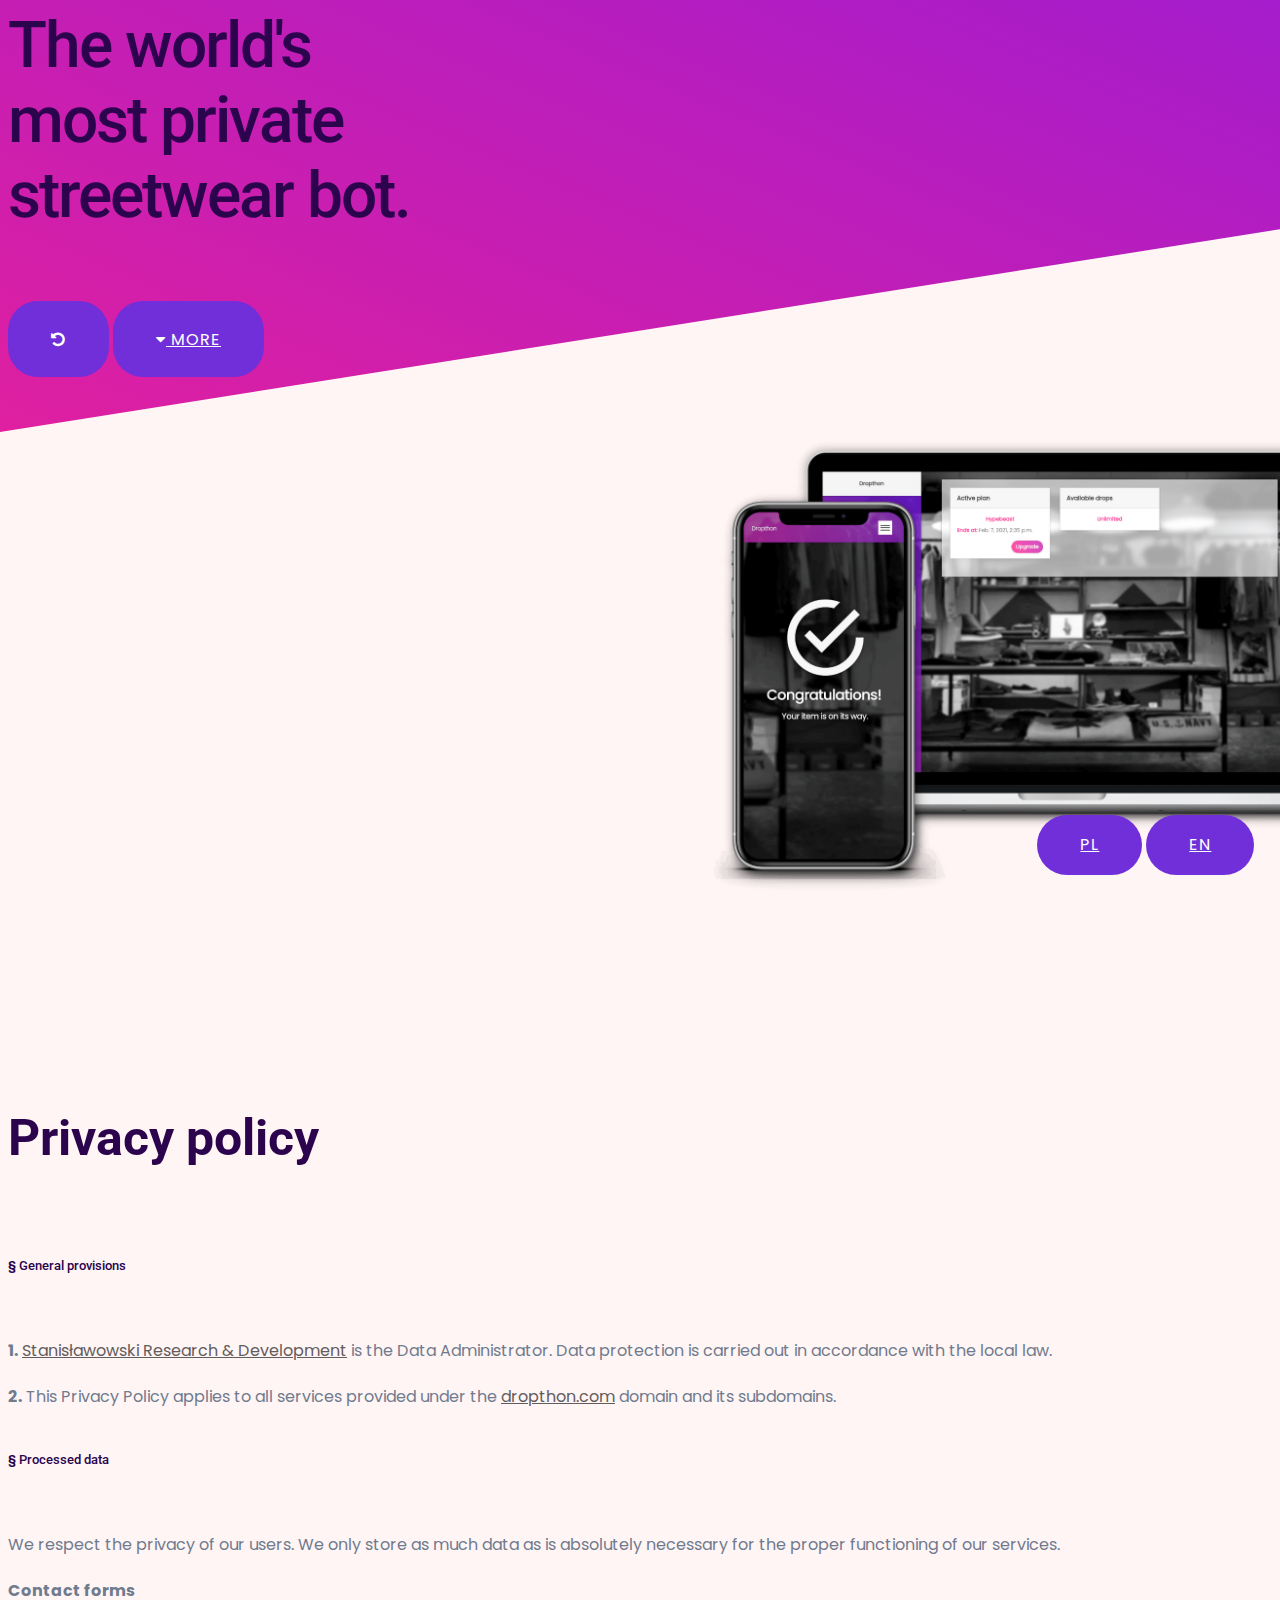
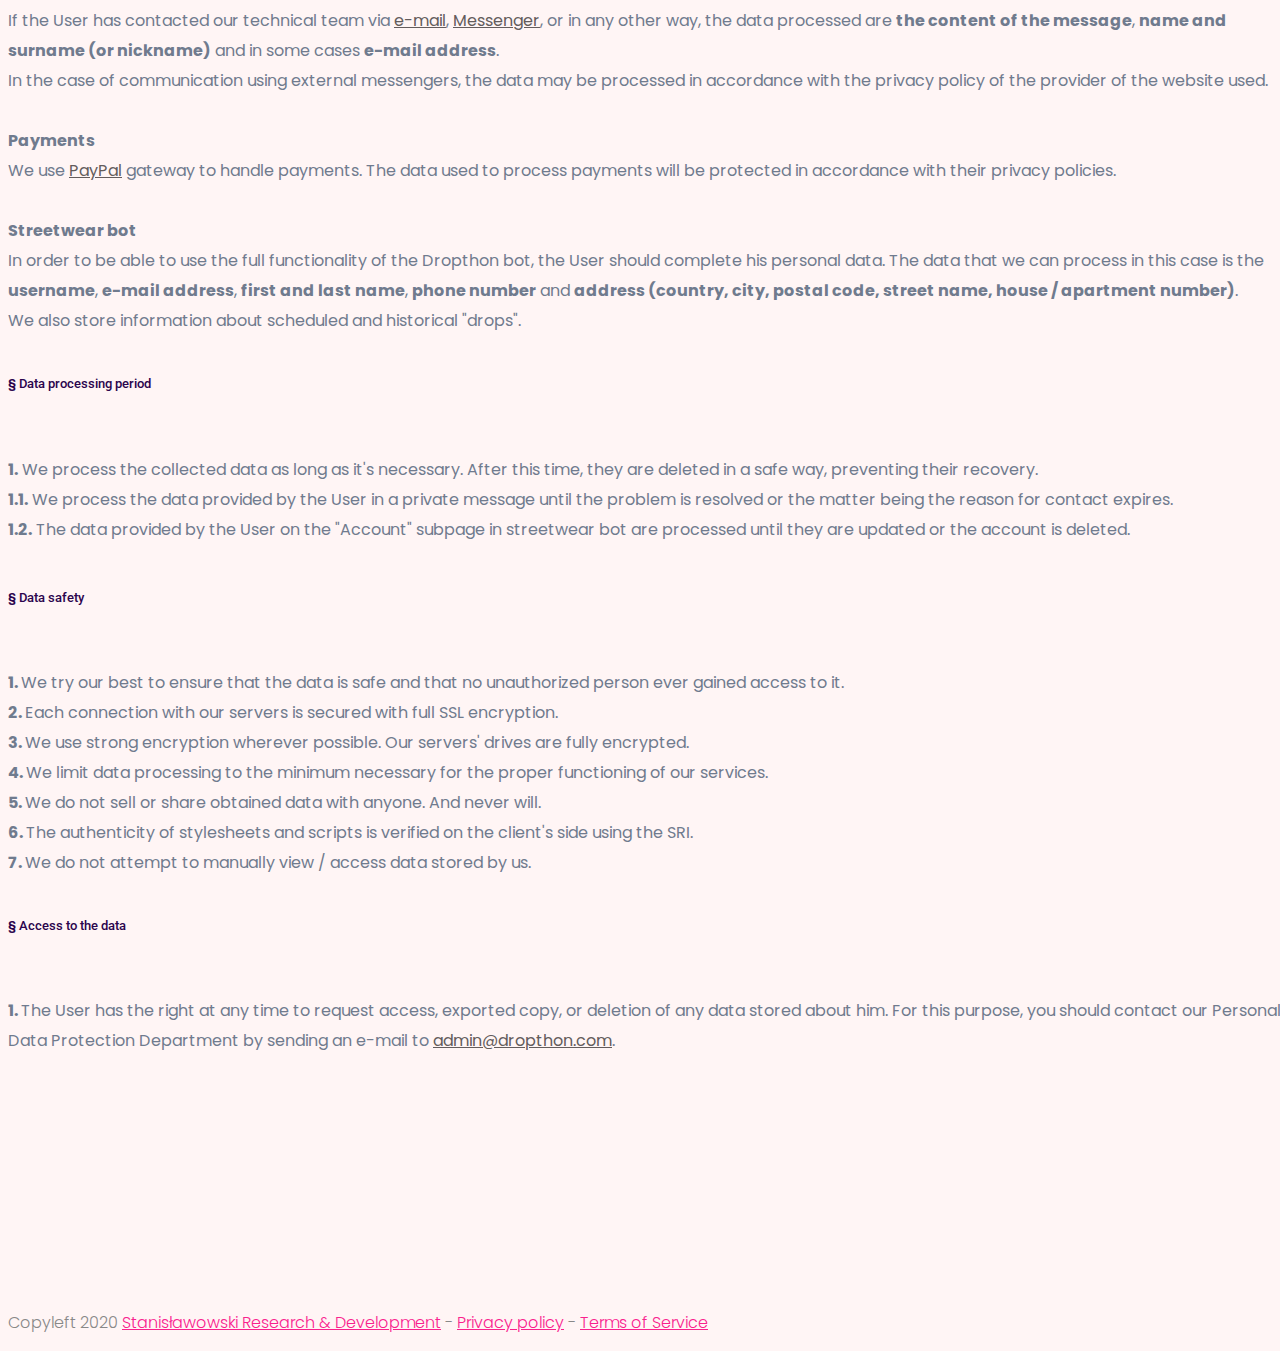
<file: en/privacy.html>
<!DOCTYPE html>
<html class="no-js" lang="en">
  <head>
    <meta charset="utf-8">
    <meta http-equiv="x-ua-compatible" content="ie=edge">
    <title>Privacy policy ~ Dropthon</title>
    <meta name="viewport" content="width=device-width, initial-scale=1">
    <link rel="shortcut icon" type="image/png" href="/favicon.png">
    <link rel="stylesheet" href="https://cdn.jsdelivr.net/npm/bootstrap@4.6.0/dist/css/bootstrap.min.css" integrity="sha256-T/zFmO5s/0aSwc6ics2KLxlfbewyRz6UNw1s3Ppf5gE=" crossorigin="anonymous">
    <link rel="stylesheet" href="https://cdn.jsdelivr.net/npm/font-awesome@4.7.0/css/font-awesome.min.css" integrity="sha256-eZrrJcwDc/3uDhsdt61sL2oOBY362qM3lon1gyExkL0=" crossorigin="anonymous">
    <link href="https://fonts.googleapis.com/css2?family=Poppins:wght@300;400;500;700&family=Roboto:wght@700&display=swap" rel="stylesheet">
    <link rel="stylesheet" href="/static/css/style.css">
    <script async src="https://www.googletagmanager.com/gtag/js?id=UA-169644853-2"></script>
    <script>
      window.dataLayer = window.dataLayer || [];
      function gtag(){dataLayer.push(arguments);}
      gtag('js', new Date());
      gtag('config', 'UA-169644853-2');
    </script>
   </head>
   <body>
    <section>
      <div class="skewed"></div>
    </section>
    <div class="d-flex align-items-center h-100vh">
      <div class="btn-group btns-lang">
        <a href="/pl/privacy" class="btn radius-btn py-3 px-2">PL</a>
        <a href="/en/privacy" class="btn radius-btn py-3 px-2">EN</a>
      </div>
      <div class="mx-auto w-70vw">
        <h1 class="title-main">The world's<br>most private<br>streetwear bot.</h1><br>
        <a href="/en/" class="btn radius-btn py-3 px-3"><i class="fa fa-undo"></i></a>
        <a href="#more" class="btn radius-btn py-3 px-3"><i class="fa fa-caret-down"></i> MORE</a>
      </div>
      <img src="/static/img/example_en.png" class="example">
    </div>
    <section class="service-area section-padding2 bg-white" id="more">
      <div class="container">
        <div class="row d-flex justify-content-center">
          <div class="col-lg-6">
            <div class="section-title text-center">
              <h2>Privacy policy</h2>
            </div>
          </div>
        </div>
        <div>
          <h5><b>§</b> General provisions</h5><br>
          <p><b>1.</b> <a href="https://stanislawowski.pl/" class="text-danger">Stanisławowski Research & Development</a> is the Data Administrator. Data protection is carried out in accordance with the local law.</p>
          <p><b>2.</b> This Privacy Policy applies to all services provided under the <a href="https://dropthon.com/" class="text-danger">dropthon.com</a> domain and its subdomains.</p><br>
          <h5><b>§</b> Processed data</h5><br>
          <p>We respect the privacy of our users. We only store as much data as is absolutely necessary for the proper functioning of our services.</p>
          <p><b>Contact forms</b><br>If the User has contacted our technical team via <a href="mailto:customer@dropthon.com" class="text-danger">e-mail</a>, <a href="https://m.me/dropthon" class="text-danger">Messenger</a>, or in any other way, the data processed are <b>the content of the message</b>, <b>name and surname (or nickname)</b> and in some cases <b>e-mail address</b>.<br>In the case of communication using external messengers, the data may be processed in accordance with the privacy policy of the provider of the website used.<br>
          <br><b>Payments</b><br>We use <a href="https://www.paypal.com/pl/home" class="text-danger">PayPal</a> gateway to handle payments. The data used to process payments will be protected in accordance with their privacy policies.<br>
          <br><b>Streetwear bot</b><br>In order to be able to use the full functionality of the Dropthon bot, the User should complete his personal data. The data that we can process in this case is the <b>username</b>, <b>e-mail address</b>, <b>first and last name</b>, <b>phone number</b> and <b>address (country, city, postal code, street name, house / apartment number)</b>.<br>We also store information about scheduled and historical "drops".</p><br>
          <h5><b>§</b> Data processing period</h5><br>
          <p><b>1.</b> We process the collected data as long as it's necessary. After this time, they are deleted in a safe way, preventing their recovery.
          <br><b>1.1.</b> We process the data provided by the User in a private message until the problem is resolved or the matter being the reason for contact expires.<br>
          <b>1.2.</b> The data provided by the User on the "Account" subpage in streetwear bot are processed until they are updated or the account is deleted.<br>
          <br><h5><b>§</b> Data safety</h5><br>
          <p><b>1. </b>We try our best to ensure that the data is safe and that no unauthorized person ever gained access to it.<br>
          <b>2. </b>Each connection with our servers is secured with full SSL encryption.<br>
          <b>3. </b>We use strong encryption wherever possible. Our servers' drives are fully encrypted.<br>
          <b>4. </b>We limit data processing to the minimum necessary for the proper functioning of our services.<br>
          <b>5. </b>We do not sell or share obtained data with anyone. And never will.<br>
          <b>6. </b>The authenticity of stylesheets and scripts is verified on the client's side using the SRI.<br>
          <b>7. </b>We do not attempt to manually view / access data stored by us.</p>
          <br><h5><b>§</b> Access to the data</h5><br>
          <p><b>1. </b> The User has the right at any time to request access, exported copy, or deletion of any data stored about him. For this purpose, you should contact our Personal Data Protection Department by sending an e-mail to <a href="mailto:admin@dropthon.com" class="text-danger">admin@dropthon.com</a>.</p>
      </div>
    </section>
    <div class="footer-area py-5">
      <div class="container">
        <div class="row align-items-center">
          <div class="col-xl-12">
            <div class="footer-copy-right">
               <p>Copyleft 2020 <a href="https://stanislawowski.pl/" target="_blank">Stanisławowski Research & Development</a>  -  <a href="/en/privacy">Privacy policy</a>  -  <a href="/en/tos">Terms of Service</a></p>
            </div>
          </div>
        </div>
      </div>
    </div>
   </footer>
   <script src="https://cdn.jsdelivr.net/npm/jquery@3.5.1/dist/jquery.min.js" integrity="sha256-9/aliU8dGd2tb6OSsuzixeV4y/faTqgFtohetphbbj0=" crossorigin="anonymous"></script>
   <script>$(document).ready(function(){$("a").on("click",function(o){var t;""!==this.hash&&(o.preventDefault(),t=this.hash,$("html, body").animate({scrollTop:$(t).offset().top},800,function(){window.location.hash=t}))})});</script>
  </body>
</html>
</file>
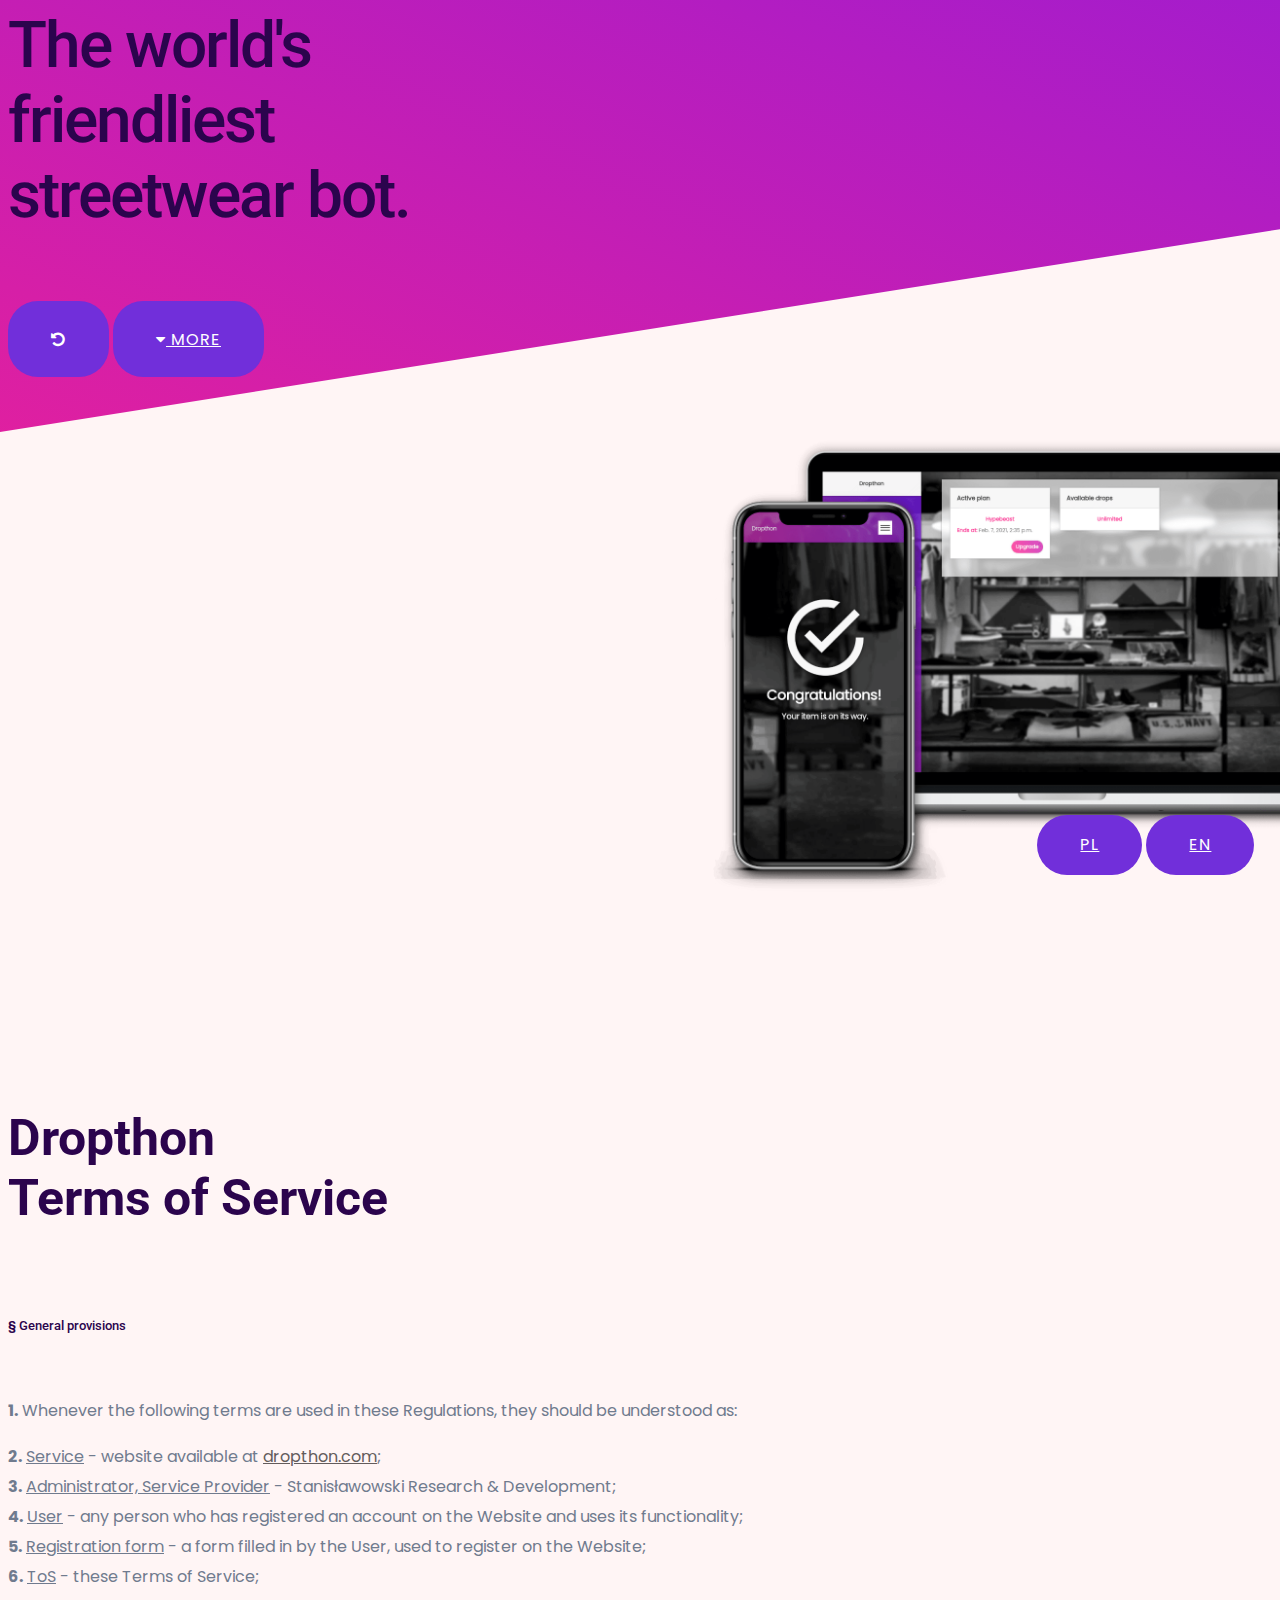
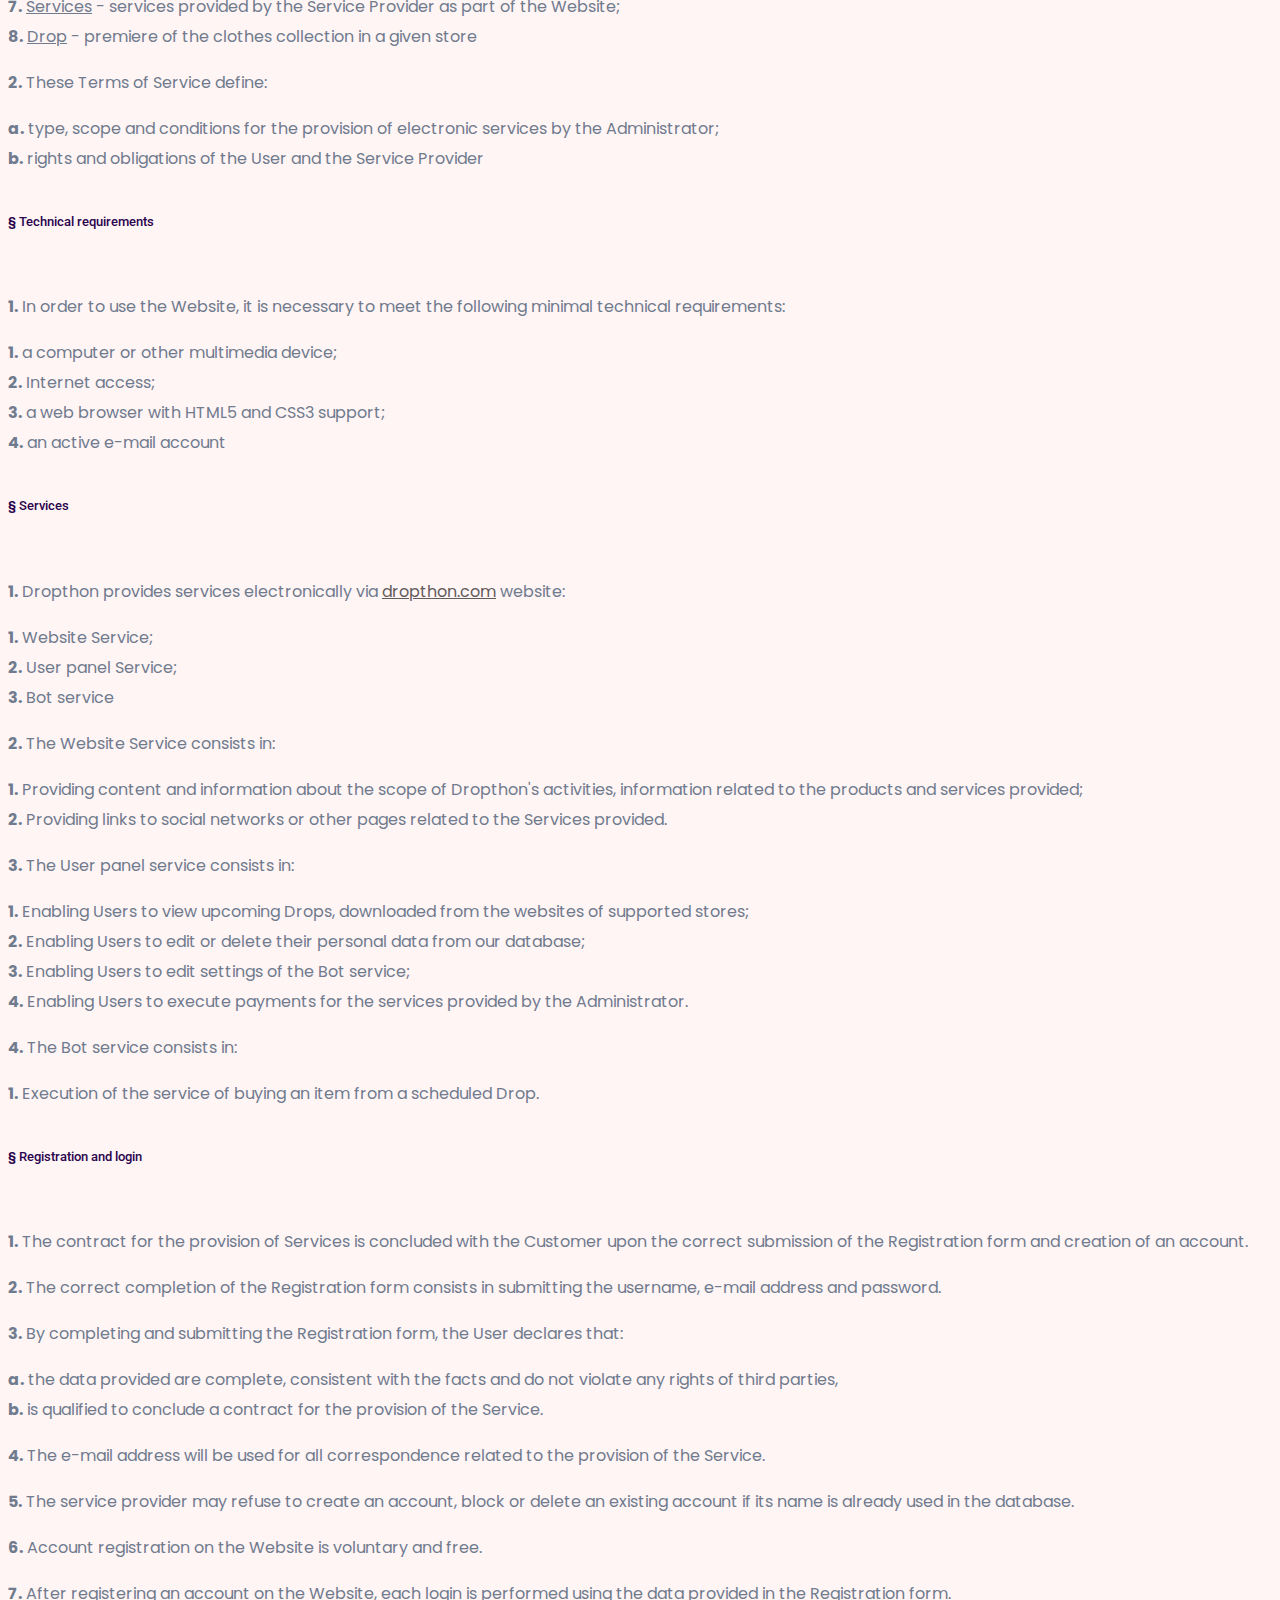
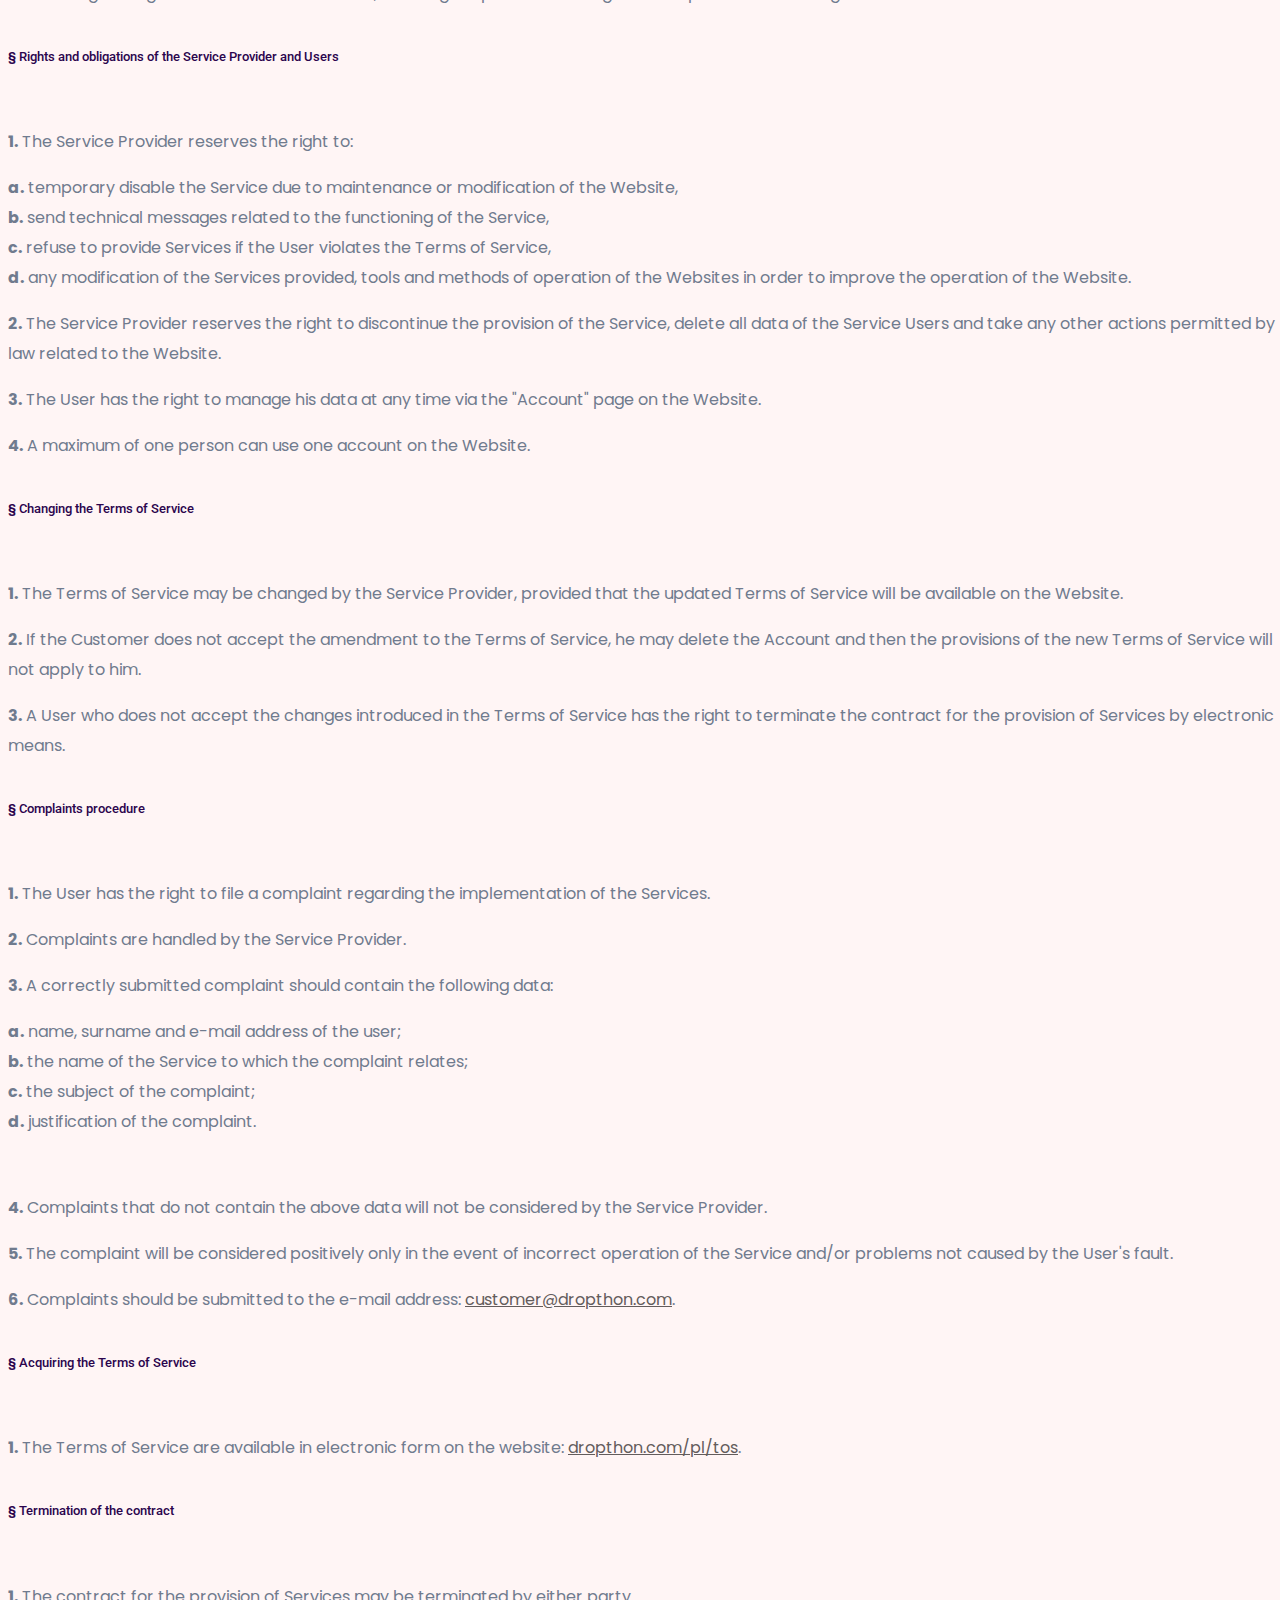
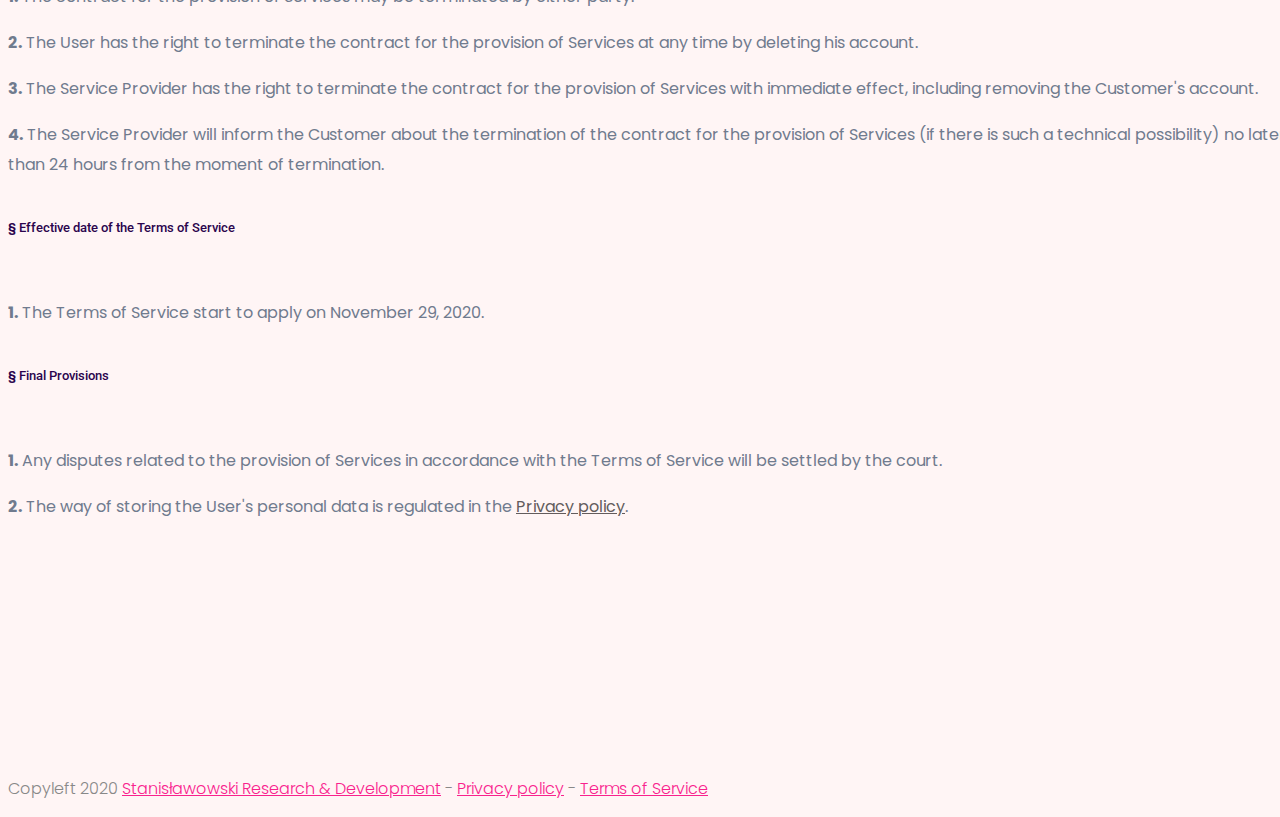
<file: en/tos.html>
<!DOCTYPE html>
<html class="no-js" lang="en">
  <head>
    <meta charset="utf-8">
    <meta http-equiv="x-ua-compatible" content="ie=edge">
    <title>Terms of Service ~ Dropthon</title>
    <meta name="viewport" content="width=device-width, initial-scale=1">
    <link rel="shortcut icon" type="image/png" href="/favicon.png">
    <link rel="stylesheet" href="https://cdn.jsdelivr.net/npm/bootstrap@4.6.0/dist/css/bootstrap.min.css" integrity="sha256-T/zFmO5s/0aSwc6ics2KLxlfbewyRz6UNw1s3Ppf5gE=" crossorigin="anonymous">
    <link rel="stylesheet" href="https://cdn.jsdelivr.net/npm/font-awesome@4.7.0/css/font-awesome.min.css" integrity="sha256-eZrrJcwDc/3uDhsdt61sL2oOBY362qM3lon1gyExkL0=" crossorigin="anonymous">
    <link href="https://fonts.googleapis.com/css2?family=Poppins:wght@300;400;500;700&family=Roboto:wght@700&display=swap" rel="stylesheet">
    <link rel="stylesheet" href="/static/css/style.css">
    <script async src="https://www.googletagmanager.com/gtag/js?id=UA-169644853-2"></script>
    <script>
      window.dataLayer = window.dataLayer || [];
      function gtag(){dataLayer.push(arguments);}
      gtag('js', new Date());
      gtag('config', 'UA-169644853-2');
    </script>
   </head>
   <body>
    <section>
      <div class="skewed"></div>
    </section>
    <div class="d-flex align-items-center h-100vh">
      <div class="btn-group btns-lang">
        <a href="/pl/tos" class="btn radius-btn py-3 px-2">PL</a>
        <a href="/en/tos" class="btn radius-btn py-3 px-2">EN</a>
      </div>
      <div class="mx-auto w-70vw">
        <h1 class="title-main">The world's<br>friendliest<br>streetwear bot.</h1><br>
        <a href="/em/" class="btn radius-btn py-3 px-3"><i class="fa fa-undo"></i></a>
        <a href="#more" class="btn radius-btn py-3 px-3"><i class="fa fa-caret-down"></i> MORE</a>
      </div>
      <img src="/static/img/example_en.png" class="example">
    </div>
    <section class="service-area section-padding2 bg-white" id="more">
      <div class="container">
        <div class="row d-flex justify-content-center">
          <div class="col-lg-6">
            <div class="section-title text-center">
              <h2>Dropthon<br>Terms of Service</h2>
            </div>
          </div>
        </div>
        <div>
          <h5><b>§</b> General provisions</h5><br>
          <p><b>1.</b> Whenever the following terms are used in these Regulations, they should be understood as:</p>
          <p class="ml-3">
            <b>2.</b> <u>Service</u> - website available at <a href="https://dropthon.com/en/" class="text-danger">dropthon.com</a>;<br>
            <b>3.</b> <u>Administrator, Service Provider</u> - Stanisławowski Research & Development;<br>
            <b>4.</b> <u>User</u> - any person who has registered an account on the Website and uses its functionality;<br>
            <b>5.</b> <u>Registration form</u> - a form filled in by the User, used to register on the Website;<br>
            <b>6.</b> <u>ToS</u> - these Terms of Service;<br>
            <b>7.</b> <u>Services</u> - services provided by the Service Provider as part of the Website;<br>
            <b>8.</b> <u>Drop</u> - premiere of the clothes collection in a given store
          </p>
          <p><b>2.</b> These Terms of Service define:</p>
          <p class="ml-3">
            <b>a.</b> type, scope and conditions for the provision of electronic services by the Administrator;<br>
            <b>b.</b> rights and obligations of the User and the Service Provider
          </p><br>
          <h5><b>§</b> Technical requirements</h5><br>
          <p><b>1.</b> In order to use the Website, it is necessary to meet the following minimal technical requirements:</p>
          <p class="ml-3">
            <b>1.</b> a computer or other multimedia device;<br>
            <b>2.</b> Internet access;<br>
            <b>3.</b> a web browser with HTML5 and CSS3 support;<br>
            <b>4.</b> an active e-mail account<br>
          </p><br>
          <h5><b>§</b> Services</h5><br>
          <p><b>1.</b>  Dropthon provides services electronically via <a href="https://dropthon.com/en/" class="text-danger">dropthon.com</a> website:</p>
          <p class="ml-3">
            <b>1.</b> Website Service;<br>
            <b>2.</b> User panel Service;<br>
            <b>3.</b> Bot service<br>
          </p>
          <p><b>2.</b> The Website Service consists in:</p>
          <p class="ml-3">
            <b>1.</b> Providing content and information about the scope of Dropthon's activities, information related to the products and services provided;<br>
            <b>2.</b> Providing links to social networks or other pages related to the Services provided.<br>
          </p>
          <p><b>3.</b> The User panel service consists in:</p>
          <p class="ml-3">
            <b>1.</b> Enabling Users to view upcoming Drops, downloaded from the websites of supported stores;<br>
            <b>2.</b> Enabling Users to edit or delete their personal data from our database;<br>
            <b>3.</b> Enabling Users to edit settings of the Bot service;<br>
            <b>4.</b> Enabling Users to execute payments for the services provided by the Administrator.<br>
          </p>
          <p><b>4.</b> The Bot service consists in:</p>
          <p class="ml-3">
            <b>1.</b> Execution of the service of buying an item from a scheduled Drop.<br>
          </p><br>
          <h5><b>§</b> Registration and login</h5><br>
          <p><b>1.</b> The contract for the provision of Services is concluded with the Customer upon the correct submission of the Registration form and creation of an account.</p>
          <p><b>2.</b> The correct completion of the Registration form consists in submitting the username, e-mail address and password.</p>
          <p><b>3.</b> By completing and submitting the Registration form, the User declares that:</p>
          <p class="ml-3">
            <b>a.</b> the data provided are complete, consistent with the facts and do not violate any rights of third parties,<br>
            <b>b.</b> is qualified to conclude a contract for the provision of the Service.
          </p>
          <p><b>4.</b> The e-mail address will be used for all correspondence related to the provision of the Service.</p>
          <p><b>5.</b> The service provider may refuse to create an account, block or delete an existing account if its name is already used in the database.</p>
          <p><b>6.</b> Account registration on the Website is voluntary and free.</p>
          <p><b>7.</b> After registering an account on the Website, each login is performed using the data provided in the Registration form.</p><br>
          <h5><b>§</b> Rights and obligations of the Service Provider and Users</h5><br>
          <p><b>1.</b> The Service Provider reserves the right to:</p>
          <p class="ml-3">
            <b>a.</b> temporary disable the Service due to maintenance or modification of the Website,<br>
            <b>b.</b> send technical messages related to the functioning of the Service,<br>
            <b>c.</b> refuse to provide Services if the User violates the Terms of Service,<br>
            <b>d.</b> any modification of the Services provided, tools and methods of operation of the Websites in order to improve the operation of the Website.<br>
          </p>
          <p><b>2.</b> The Service Provider reserves the right to discontinue the provision of the Service, delete all data of the Service Users and take any other actions permitted by law related to the Website.</p>
          <p><b>3.</b> The User has the right to manage his data at any time via the "Account" page on the Website.</p>
          <p><b>4.</b> A maximum of one person can use one account on the Website.</p><br>
          <h5><b>§</b> Changing the Terms of Service</h5><br>
          <p><b>1.</b> The Terms of Service may be changed by the Service Provider, provided that the updated Terms of Service will be available on the Website.</p>
          <p><b>2.</b> If the Customer does not accept the amendment to the Terms of Service, he may delete the Account and then the provisions of the new Terms of Service will not apply to him.</p>
          <p><b>3.</b> A User who does not accept the changes introduced in the Terms of Service has the right to terminate the contract for the provision of Services by electronic means.</p><br>
          <h5><b>§</b> Complaints procedure</h5><br>
          <p><b>1.</b> The User has the right to file a complaint regarding the implementation of the Services.</p>
          <p><b>2.</b> Complaints are handled by the Service Provider.</p>
          <p><b>3.</b> A correctly submitted complaint should contain the following data:</p>
          <p class="ml-3">
            <b>a.</b> name, surname and e-mail address of the user;<br>
            <b>b.</b> the name of the Service to which the complaint relates;<br>
            <b>c.</b> the subject of the complaint;<br>
            <b>d.</b> justification of the complaint.<br>
          </p><br>
          <p><b>4.</b> Complaints that do not contain the above data will not be considered by the Service Provider.</p>
          <p><b>5.</b> The complaint will be considered positively only in the event of incorrect operation of the Service and/or problems not caused by the User's fault.</p>
          <p><b>6.</b> Complaints should be submitted to the e-mail address: <a href="mailto:customer@dropthon.com" class="text-danger">customer@dropthon.com</a>.</p><br>
          <h5><b>§</b> Acquiring the Terms of Service</h5><br>
          <p><b>1.</b> The Terms of Service are available in electronic form on the website: <a href="https://dropthon.com/en/tos" class="text-danger">dropthon.com/pl/tos</a>.</p><br>
          <h5><b>§</b> Termination of the contract</h5><br>
          <p><b>1.</b> The contract for the provision of Services may be terminated by either party.</p>
          <p><b>2.</b> The User has the right to terminate the contract for the provision of Services at any time by deleting his account.</p>
          <p><b>3.</b> The Service Provider has the right to terminate the contract for the provision of Services with immediate effect, including removing the Customer's account.</p>
          <p><b>4.</b> The Service Provider will inform the Customer about the termination of the contract for the provision of Services (if there is such a technical possibility) no later than 24 hours from the moment of termination.</p><br>
          <h5><b>§</b> Effective date of the Terms of Service</h5><br>
          <p><b>1.</b> The Terms of Service start to apply on November 29, 2020.</p><br>
          <h5><b>§</b> Final Provisions</h5><br>
          <p><b>1.</b> Any disputes related to the provision of Services in accordance with the Terms of Service will be settled by the court.</p>
          <p><b>2.</b> The way of storing the User's personal data is regulated in the <a href="https://dropthon.com/en/privacy" class="text-danger">Privacy policy</a>.</p>
    </section>
    <div class="footer-area py-5">
      <div class="container">
        <div class="row align-items-center">
          <div class="col-xl-12">
            <div class="footer-copy-right">
               <p>Copyleft 2020 <a href="https://stanislawowski.pl/" target="_blank">Stanisławowski Research & Development</a>  -  <a href="/en/privacy">Privacy policy</a>  -  <a href="/en/tos">Terms of Service</a></p>
            </div>
          </div>
        </div>
      </div>
    </div>
   </footer>
   <script src="https://cdn.jsdelivr.net/npm/jquery@3.5.1/dist/jquery.min.js" integrity="sha256-9/aliU8dGd2tb6OSsuzixeV4y/faTqgFtohetphbbj0=" crossorigin="anonymous"></script>
   <script>$(document).ready(function(){$("a").on("click",function(o){var t;""!==this.hash&&(o.preventDefault(),t=this.hash,$("html, body").animate({scrollTop:$(t).offset().top},800,function(){window.location.hash=t}))})});</script>
  </body>
</html>
</file>
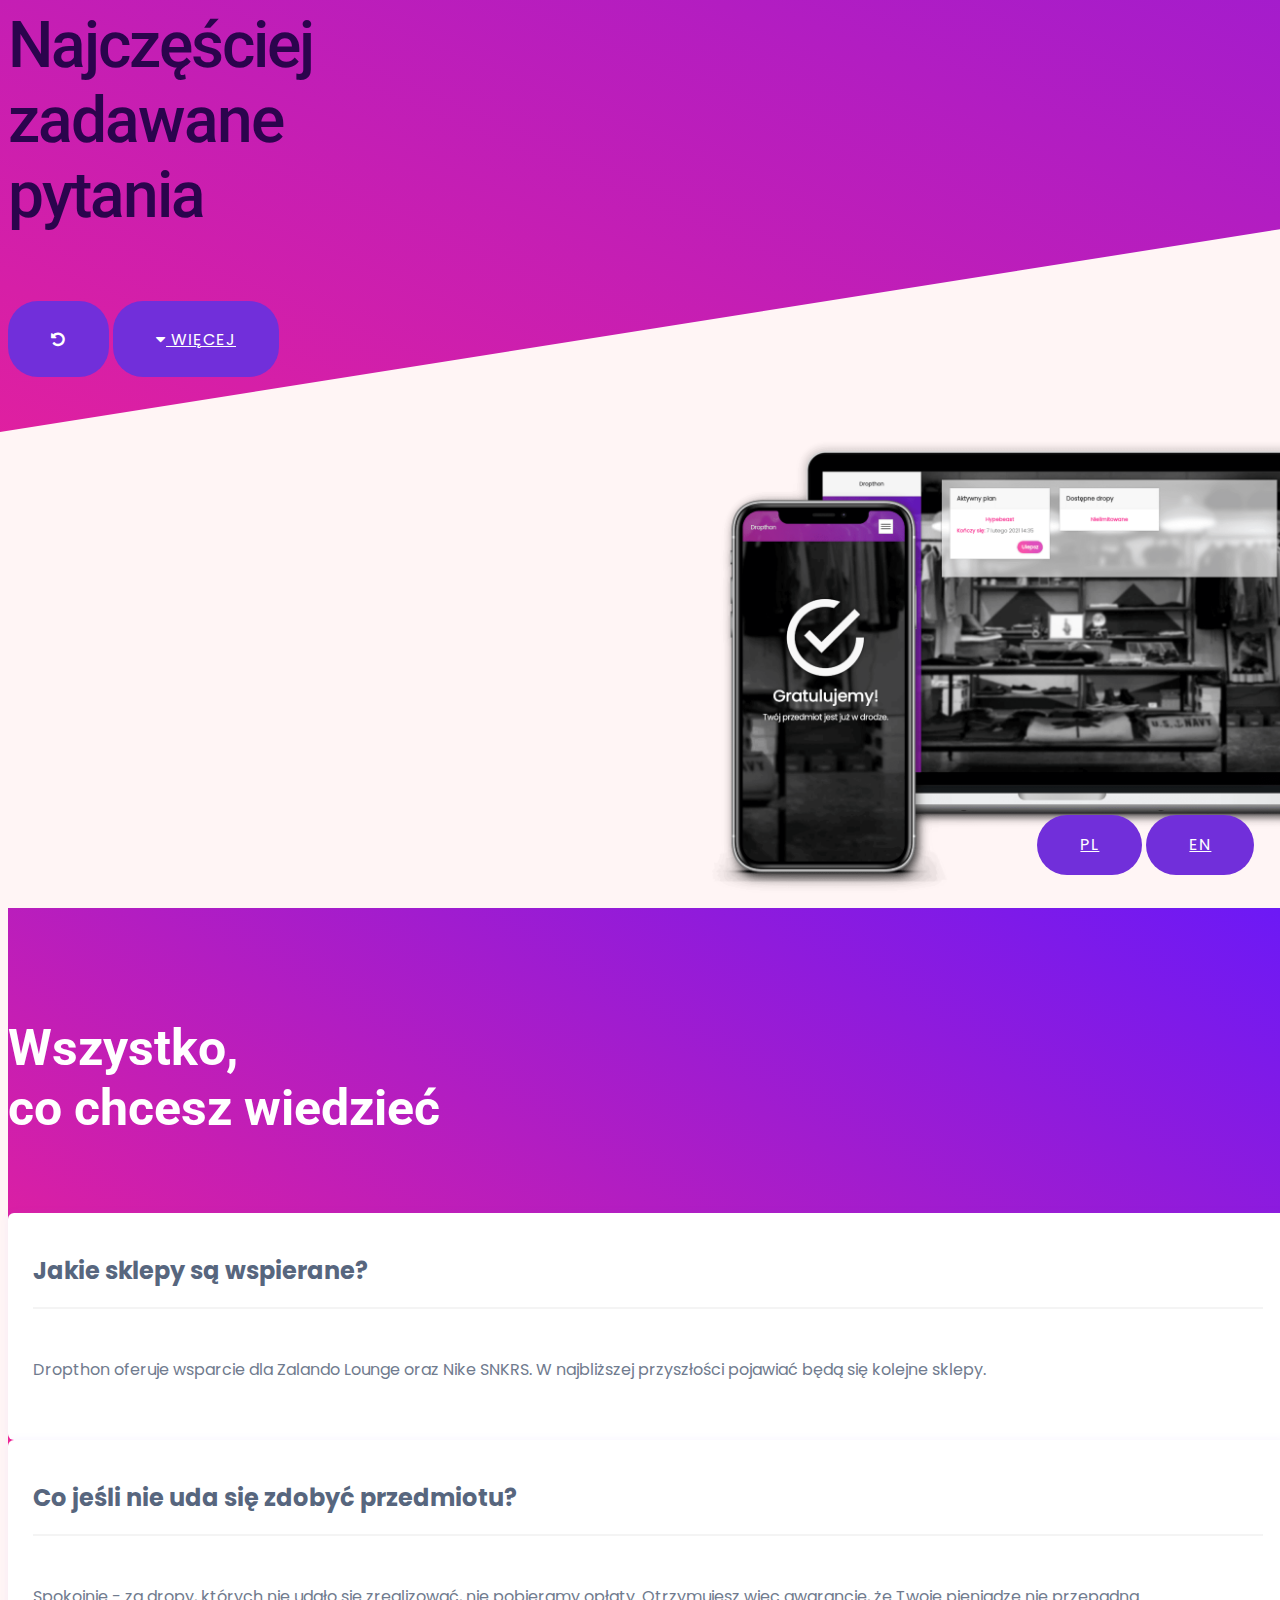
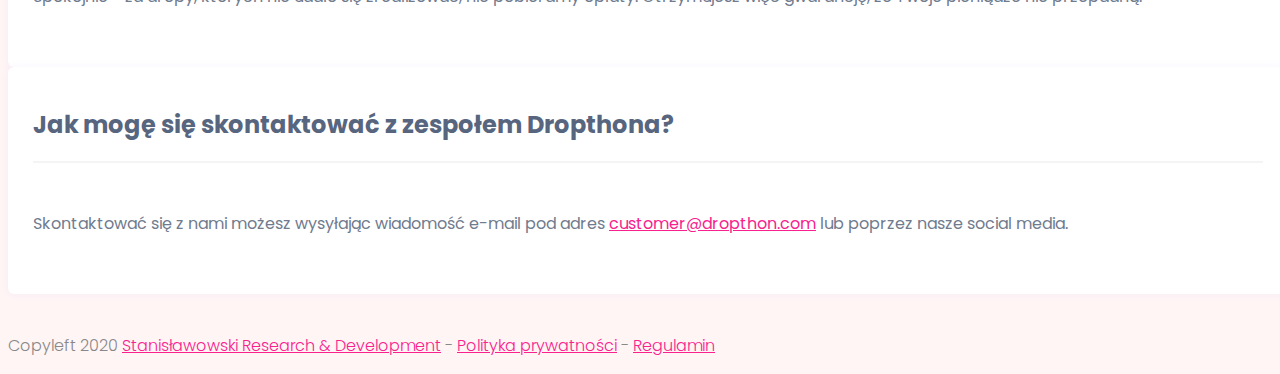
<file: pl/faq.html>
<!DOCTYPE html>
<html class="no-js" lang="pl">
  <head>
    <meta charset="utf-8">
    <meta http-equiv="x-ua-compatible" content="ie=edge">
    <title>FAQ ~ Dropthon</title>
    <meta name="description" content="Najczęściej zadawane pytania dotyczące Dropthona - najbardziej zaawansowanego streetwearowego bota na polskim rynku.">
    <meta name="viewport" content="width=device-width, initial-scale=1">
    <link rel="shortcut icon" type="image/png" href="/favicon.png">
    <link rel="stylesheet" href="https://cdn.jsdelivr.net/npm/bootstrap@4.6.0/dist/css/bootstrap.min.css" integrity="sha256-T/zFmO5s/0aSwc6ics2KLxlfbewyRz6UNw1s3Ppf5gE=" crossorigin="anonymous">
    <link rel="stylesheet" href="https://cdn.jsdelivr.net/npm/font-awesome@4.7.0/css/font-awesome.min.css" integrity="sha256-eZrrJcwDc/3uDhsdt61sL2oOBY362qM3lon1gyExkL0=" crossorigin="anonymous">
    <link href="https://fonts.googleapis.com/css2?family=Poppins:wght@300;400;500;700&family=Roboto:wght@700&display=swap" rel="stylesheet">
    <link rel="stylesheet" href="/static/css/style.css">
    <script async src="https://www.googletagmanager.com/gtag/js?id=UA-169644853-2"></script>
    <script>
      window.dataLayer = window.dataLayer || [];
      function gtag(){dataLayer.push(arguments);}
      gtag('js', new Date());
      gtag('config', 'UA-169644853-2');
    </script>
   </head>
   <body>
    <section>
      <div class="skewed"></div>
    </section>
    <div class="d-flex align-items-center h-100vh">
      <div class="btn-group btns-lang">
        <a href="/pl/faq" class="btn radius-btn py-3 px-2">PL</a>
        <a href="/en/faq" class="btn radius-btn py-3 px-2">EN</a>
      </div>
      <div class="mx-auto w-70vw">
        <h1 class="title-main">Najczęściej<br>zadawane<br>pytania</h1><br>
        <a href="/pl/" class="btn radius-btn py-3 px-3"><i class="fa fa-undo"></i></a>
        <a href="#faq" class="btn radius-btn py-3 px-3"><i class="fa fa-caret-down"></i> WIĘCEJ</a>
      </div>
      <img src="/static/img/example_pl.png" class="example">
    </div>
    <section id="faq" class="best-pricing pricing-padding">
      <div class="container">
        <div class="row d-flex justify-content-center">
          <div class="col-lg-6 col-md-8">
            <div class="section-title section-title2 text-center">
              <h2>Wszystko,<br>co chcesz wiedzieć</h2>
            </div>
          </div>
        </div>
      </div>
    </section>
    <div class="pricing-card-area">
      <div class="container">
        <div class="row">
          <div class="col-xl-4 col-lg-4 col-md-6 my-5">
            <div class="single-card text-center">
              <div class="card-top">
                <span><b>Jakie sklepy są wspierane?</b></span>
              </div>
              <div class="card-bottom">
                <p>Dropthon oferuje wsparcie dla <span class="font-weight-bold">Zalando Lounge</span> oraz <span class="font-weight-bold">Nike SNKRS</span>. W najbliższej przyszłości pojawiać będą się kolejne sklepy.</p>
              </div>
            </div>
          </div>
          <div class="col-xl-4 col-lg-4 col-md-6 my-5">
            <div class="single-card text-center">
              <div class="card-top">
                <span><b>Co jeśli nie uda się zdobyć przedmiotu?</b></span>
              </div>
              <div class="card-bottom">
                <p>Spokojnie - za dropy, których nie udało się zrealizować, <span class="font-weight-bold">nie pobieramy opłaty</span>. Otrzymujesz więc gwarancję, że Twoje pieniądze nie przepadną.</p>
              </div>
            </div>
          </div>
          <div class="col-xl-4 col-lg-4 col-md-6 my-5">
            <div class="single-card text-center">
              <div class="card-top">
                <span><b>Jak mogę się skontaktować z zespołem Dropthona?</b></span>
              </div>
              <div class="card-bottom">
                <p>Skontaktować się z nami możesz wysyłając wiadomość e-mail pod adres <a href="mailto:customer@dropthon.com" class="font-weight-bold">customer@dropthon.com</a> lub poprzez nasze social media.</p>
              </div>
            </div>
          </div>
        </div>
      </div>
    </div>
    <div class="footer-area py-5">
      <div class="container">
        <div class="row align-items-center">
          <div class="col-xl-12">
            <div class="footer-copy-right">
               <p>Copyleft 2020 <a href="https://stanislawowski.pl/" target="_blank">Stanisławowski Research & Development</a>  -  <a href="/pl/privacy">Polityka prywatności</a>  -  <a href="/pl/tos">Regulamin</a></p>
            </div>
          </div>
        </div>
      </div>
    </div>
   </footer>
   <script src="https://cdn.jsdelivr.net/npm/jquery@3.5.1/dist/jquery.min.js" integrity="sha256-9/aliU8dGd2tb6OSsuzixeV4y/faTqgFtohetphbbj0=" crossorigin="anonymous"></script>
   <script>$(document).ready(function(){$("a").on("click",function(o){var t;""!==this.hash&&(o.preventDefault(),t=this.hash,$("html, body").animate({scrollTop:$(t).offset().top},800,function(){window.location.hash=t}))})});</script>
  </body>
</html>
</file>
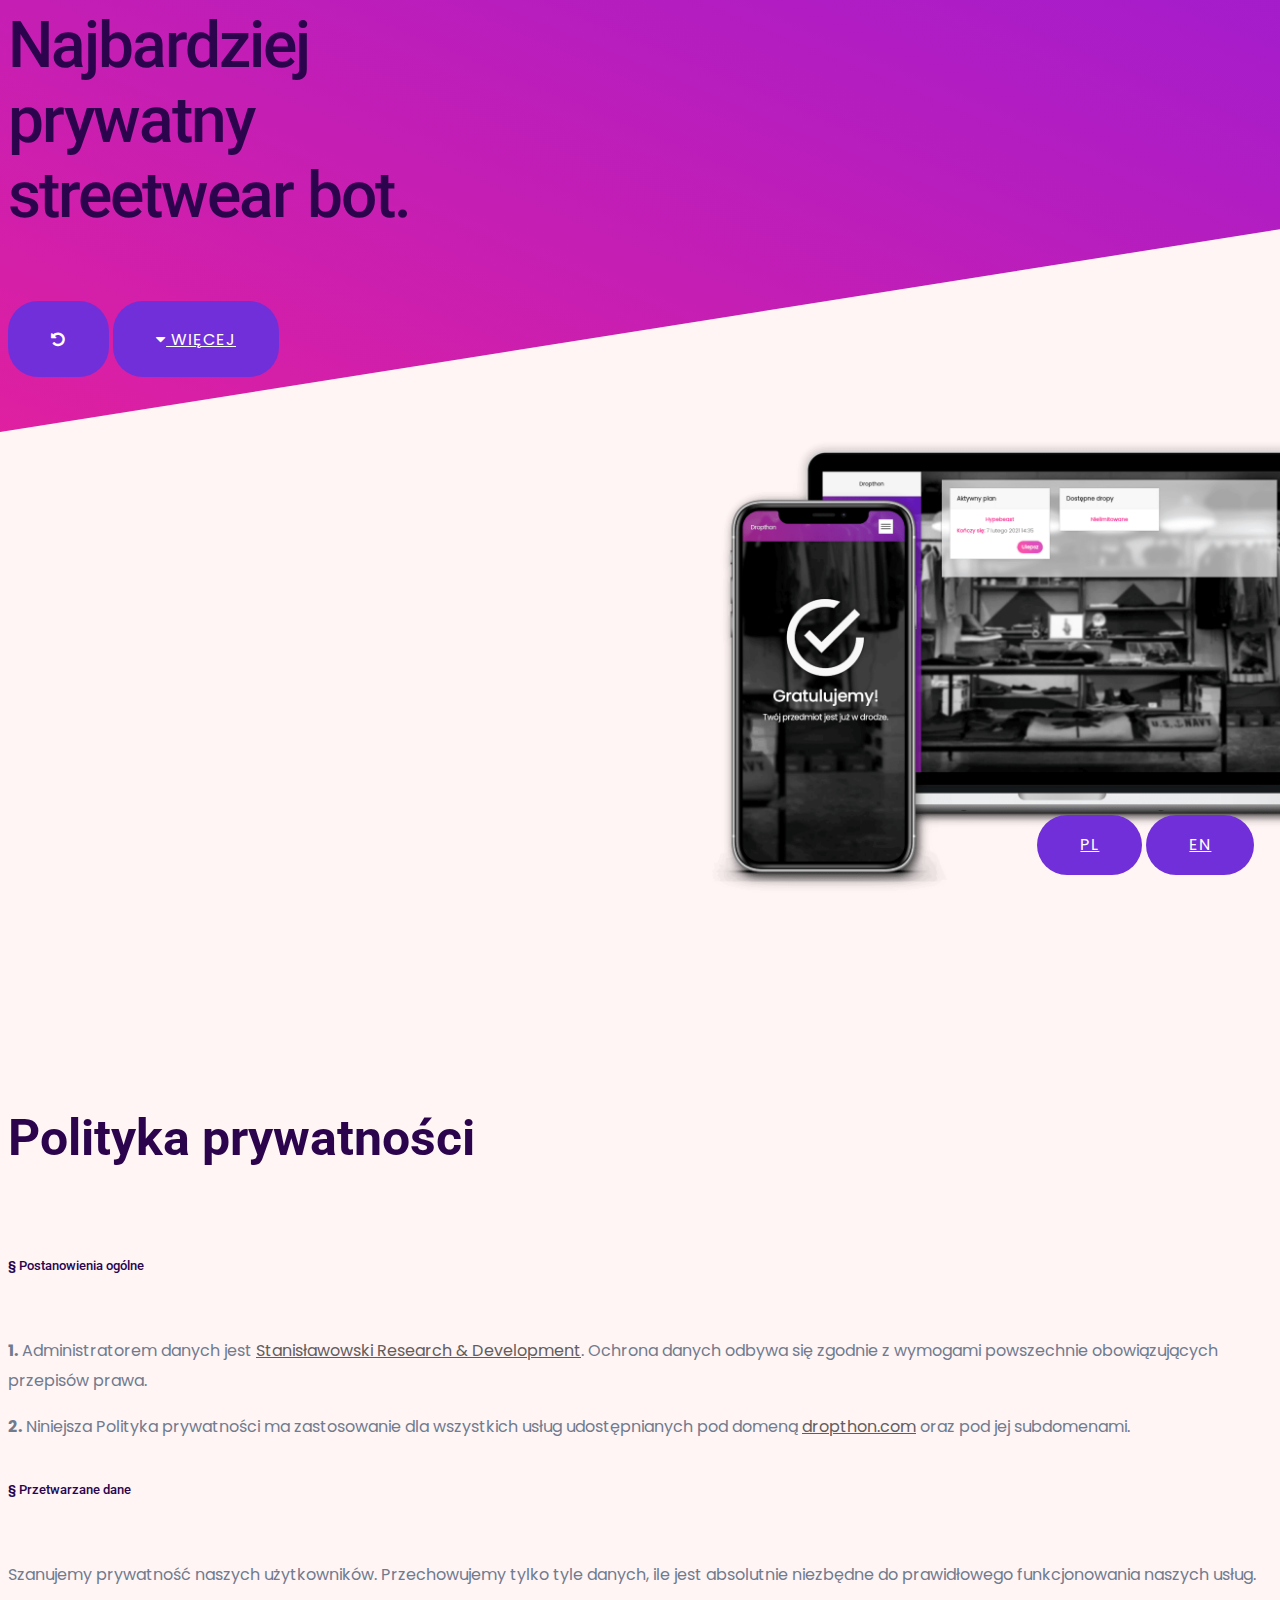
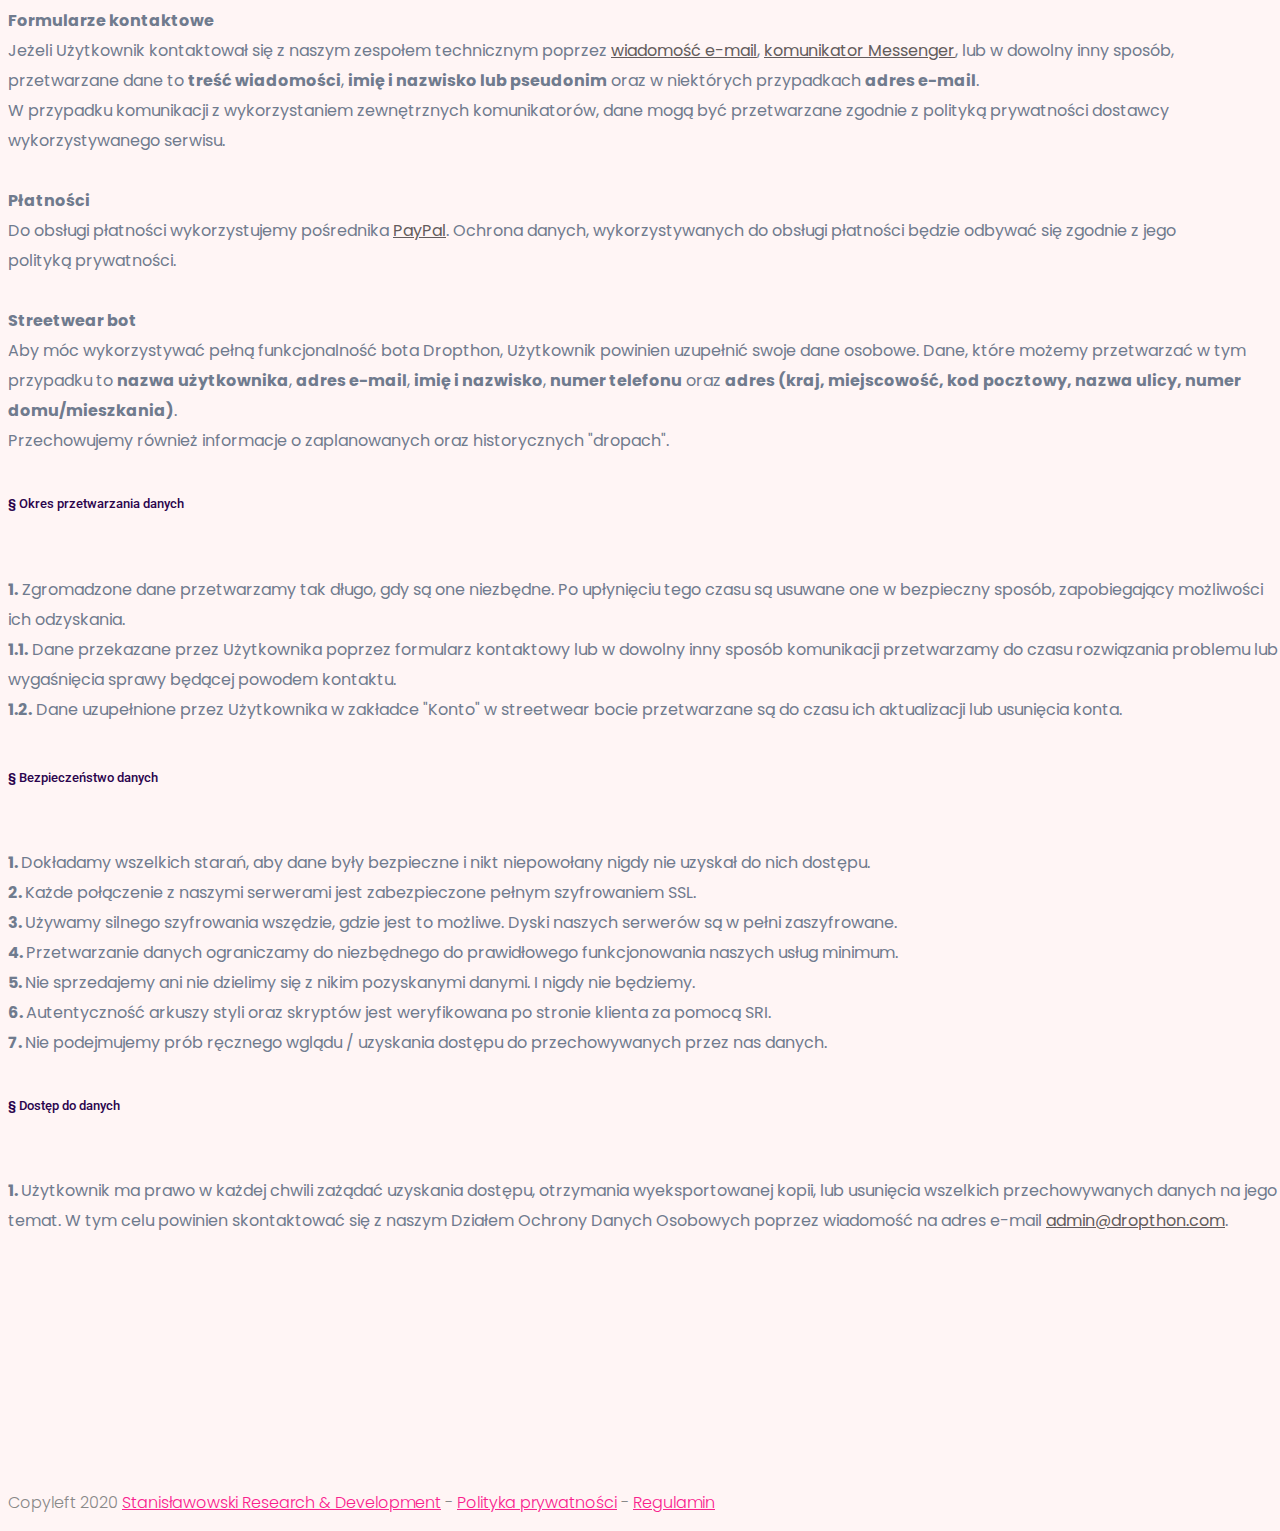
<file: pl/privacy.html>
<!DOCTYPE html>
<html class="no-js" lang="pl">
  <head>
    <meta charset="utf-8">
    <meta http-equiv="x-ua-compatible" content="ie=edge">
    <title>Polityka prywatności ~ Dropthon</title>
    <meta name="viewport" content="width=device-width, initial-scale=1">
    <link rel="shortcut icon" type="image/png" href="/favicon.png">
    <link rel="stylesheet" href="https://cdn.jsdelivr.net/npm/bootstrap@4.6.0/dist/css/bootstrap.min.css" integrity="sha256-T/zFmO5s/0aSwc6ics2KLxlfbewyRz6UNw1s3Ppf5gE=" crossorigin="anonymous">
    <link rel="stylesheet" href="https://cdn.jsdelivr.net/npm/font-awesome@4.7.0/css/font-awesome.min.css" integrity="sha256-eZrrJcwDc/3uDhsdt61sL2oOBY362qM3lon1gyExkL0=" crossorigin="anonymous">
    <link href="https://fonts.googleapis.com/css2?family=Poppins:wght@300;400;500;700&family=Roboto:wght@700&display=swap" rel="stylesheet">
    <link rel="stylesheet" href="/static/css/style.css">
    <script async src="https://www.googletagmanager.com/gtag/js?id=UA-169644853-2"></script>
    <script>
      window.dataLayer = window.dataLayer || [];
      function gtag(){dataLayer.push(arguments);}
      gtag('js', new Date());
      gtag('config', 'UA-169644853-2');
    </script>
   </head>
   <body>
    <section>
      <div class="skewed"></div>
    </section>
    <div class="d-flex align-items-center h-100vh">
      <div class="btn-group btns-lang">
        <a href="/pl/privacy" class="btn radius-btn py-3 px-2">PL</a>
        <a href="/en/privacy" class="btn radius-btn py-3 px-2">EN</a>
      </div>
      <div class="mx-auto w-70vw">
        <h1 class="title-main">Najbardziej<br>prywatny<br>streetwear bot.</h1><br>
        <a href="/pl/" class="btn radius-btn py-3 px-3"><i class="fa fa-undo"></i></a>
        <a href="#more" class="btn radius-btn py-3 px-3"><i class="fa fa-caret-down"></i> WIĘCEJ</a>
      </div>
      <img src="/static/img/example_pl.png" class="example">
    </div>
    <section class="service-area section-padding2 bg-white" id="more">
      <div class="container">
        <div class="row d-flex justify-content-center">
          <div class="col-lg-6">
            <div class="section-title text-center">
              <h2>Polityka prywatności</h2>
            </div>
          </div>
        </div>
        <div>
          <h5><b>§</b> Postanowienia ogólne</h5><br>
          <p><b>1.</b> Administratorem danych jest <a href="https://stanislawowski.pl/" class="text-danger">Stanisławowski Research & Development</a>. Ochrona danych odbywa się zgodnie z wymogami powszechnie obowiązujących przepisów prawa.</p>
          <p><b>2.</b> Niniejsza Polityka prywatności ma zastosowanie dla wszystkich usług udostępnianych pod domeną <a href="https://dropthon.com/" class="text-danger">dropthon.com</a> oraz pod jej subdomenami.</p><br>
          <h5><b>§</b> Przetwarzane dane</h5><br>
          <p>Szanujemy prywatność naszych użytkowników. Przechowujemy tylko tyle danych, ile jest absolutnie niezbędne do prawidłowego funkcjonowania naszych usług.</p>
          <p><b>Formularze kontaktowe</b><br>Jeżeli Użytkownik kontaktował się z naszym zespołem technicznym poprzez <a href="mailto:customer@dropthon.com" class="text-danger">wiadomość e-mail</a>, <a href="https://m.me/dropthon" class="text-danger">komunikator Messenger</a>, lub w dowolny inny sposób, przetwarzane dane to <b>treść wiadomości</b>, <b>imię i nazwisko lub pseudonim</b> oraz w niektórych przypadkach <b>adres e-mail</b>.<br>W przypadku komunikacji z wykorzystaniem zewnętrznych komunikatorów, dane mogą być przetwarzane zgodnie z polityką prywatności dostawcy wykorzystywanego serwisu.<br>
          <br><b>Płatności</b><br>Do obsługi płatności wykorzystujemy pośrednika <a href="https://www.paypal.com/pl/home" class="text-danger">PayPal</a>. Ochrona danych, wykorzystywanych do obsługi płatności będzie odbywać się zgodnie z jego polityką prywatności.<br>
          <br><b>Streetwear bot</b><br>Aby móc wykorzystywać pełną funkcjonalność bota Dropthon, Użytkownik powinien uzupełnić swoje dane osobowe. Dane, które możemy przetwarzać w tym przypadku to <b>nazwa użytkownika</b>, <b>adres e-mail</b>, <b>imię i nazwisko</b>, <b>numer telefonu</b> oraz <b>adres (kraj, miejscowość, kod pocztowy, nazwa ulicy, numer domu/mieszkania)</b>.<br>Przechowujemy również informacje o zaplanowanych oraz historycznych "dropach".</p><br>
          <h5><b>§</b> Okres przetwarzania danych</h5><br>
          <p><b>1.</b> Zgromadzone dane przetwarzamy tak długo, gdy są one niezbędne. Po upłynięciu tego czasu są usuwane one w bezpieczny sposób, zapobiegający możliwości ich odzyskania.
          <br><b>1.1.</b> Dane przekazane przez Użytkownika poprzez formularz kontaktowy lub w dowolny inny sposób komunikacji przetwarzamy do czasu rozwiązania problemu lub wygaśnięcia sprawy będącej powodem kontaktu.<br>
          <b>1.2.</b> Dane uzupełnione przez Użytkownika w zakładce "Konto" w streetwear bocie przetwarzane są do czasu ich aktualizacji lub usunięcia konta.<br>
          <br><h5><b>§</b> Bezpieczeństwo danych</h5><br>
          <p><b>1. </b>Dokładamy wszelkich starań, aby dane były bezpieczne i nikt niepowołany nigdy nie uzyskał do nich dostępu.<br>
          <b>2. </b>Każde połączenie z naszymi serwerami jest zabezpieczone pełnym szyfrowaniem SSL.<br>
          <b>3. </b>Używamy silnego szyfrowania wszędzie, gdzie jest to możliwe. Dyski naszych serwerów są w pełni zaszyfrowane.<br>
          <b>4. </b>Przetwarzanie danych ograniczamy do niezbędnego do prawidłowego funkcjonowania naszych usług minimum.<br>
          <b>5. </b>Nie sprzedajemy ani nie dzielimy się z nikim pozyskanymi danymi. I nigdy nie będziemy.<br>
          <b>6. </b>Autentyczność arkuszy styli oraz skryptów jest weryfikowana po stronie klienta za pomocą SRI.<br>
          <b>7. </b>Nie podejmujemy prób ręcznego wglądu / uzyskania dostępu do przechowywanych przez nas danych.</p>
          <br><h5><b>§</b> Dostęp do danych</h5><br>
          <p><b>1. </b> Użytkownik ma prawo w każdej chwili zażądać uzyskania dostępu, otrzymania wyeksportowanej kopii, lub usunięcia wszelkich przechowywanych danych na jego temat. W tym celu powinien skontaktować się z naszym Działem Ochrony Danych Osobowych poprzez wiadomość na adres e-mail <a href="mailto:admin@dropthon.com" class="text-danger">admin@dropthon.com</a>.</p>
      </div>
    </section>
    <div class="footer-area py-5">
      <div class="container">
        <div class="row align-items-center">
          <div class="col-xl-12">
            <div class="footer-copy-right">
               <p>Copyleft 2020 <a href="https://stanislawowski.pl/" target="_blank">Stanisławowski Research & Development</a>  -  <a href="/pl/privacy">Polityka prywatności</a>  -  <a href="/pl/tos">Regulamin</a></p>
            </div>
          </div>
        </div>
      </div>
    </div>
   </footer>
   <script src="https://cdn.jsdelivr.net/npm/jquery@3.5.1/dist/jquery.min.js" integrity="sha256-9/aliU8dGd2tb6OSsuzixeV4y/faTqgFtohetphbbj0=" crossorigin="anonymous"></script>
   <script>$(document).ready(function(){$("a").on("click",function(o){var t;""!==this.hash&&(o.preventDefault(),t=this.hash,$("html, body").animate({scrollTop:$(t).offset().top},800,function(){window.location.hash=t}))})});</script>
  </body>
</html>
</file>
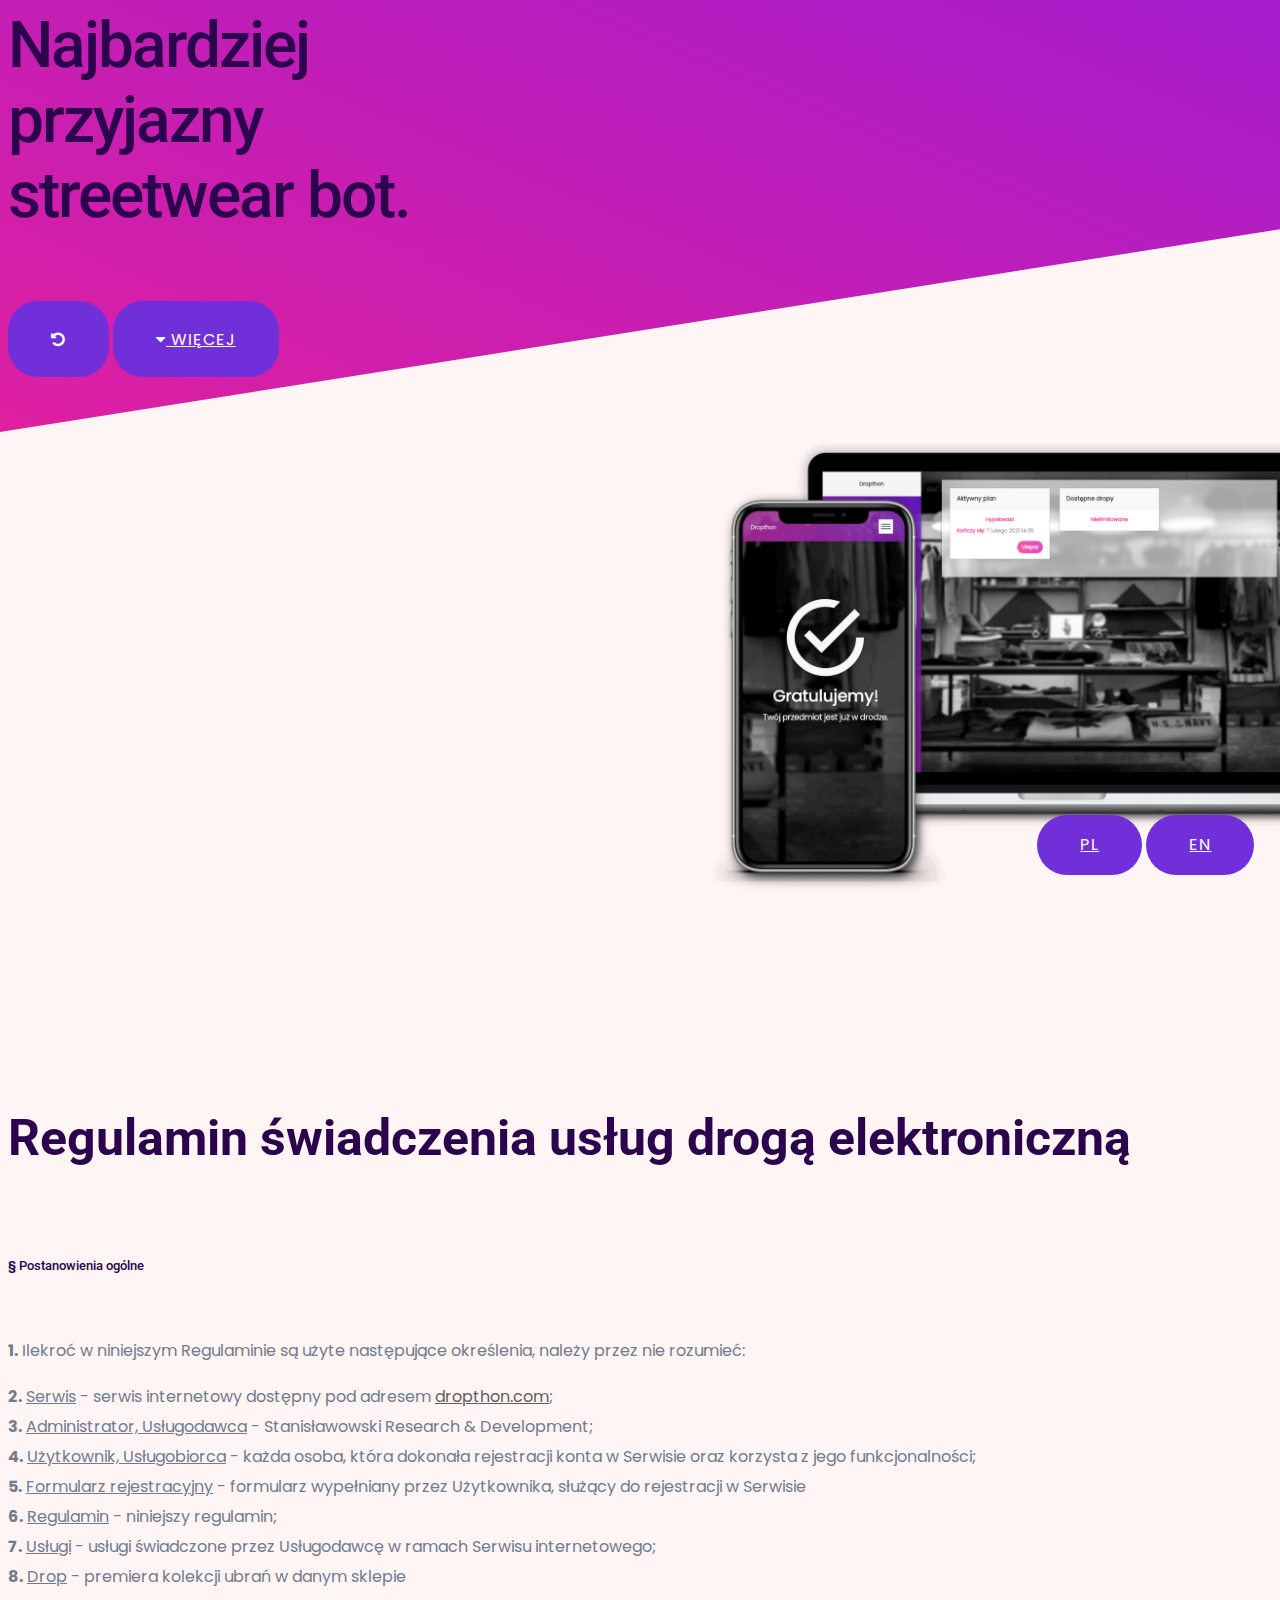
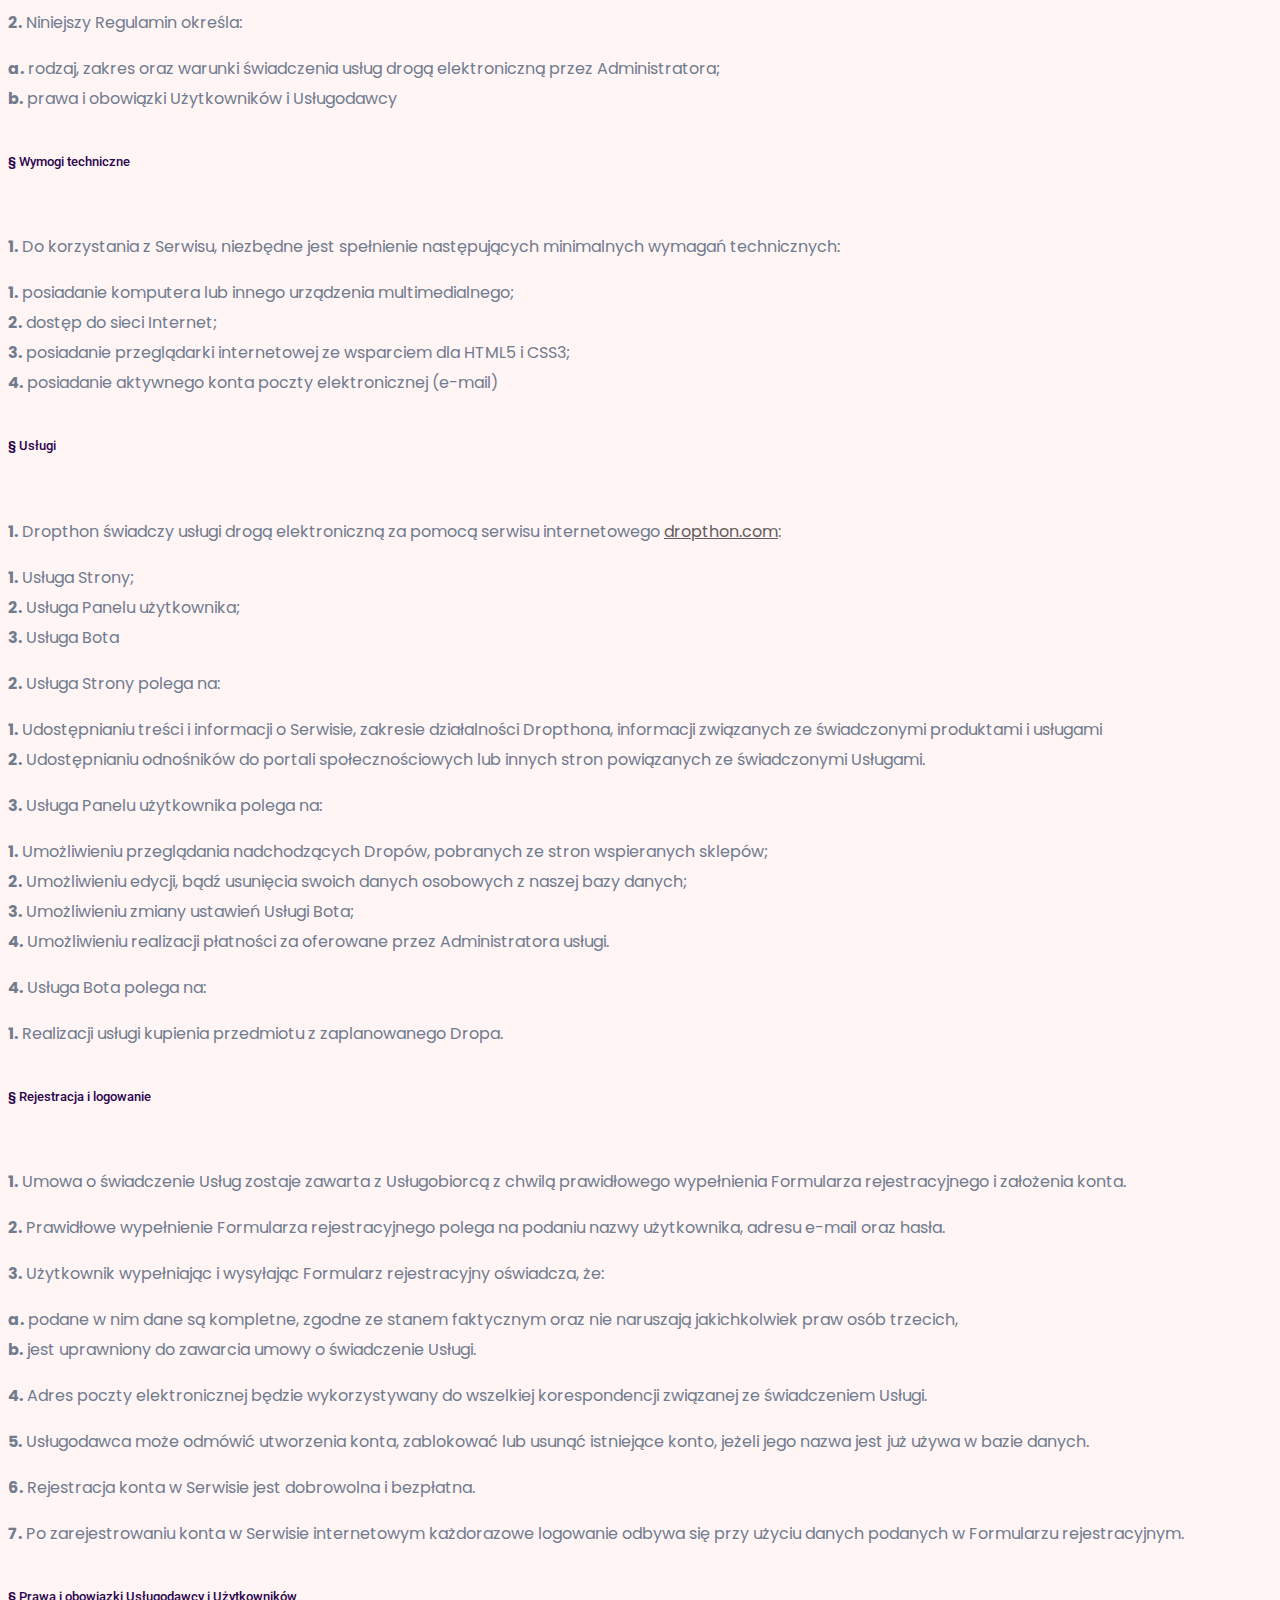
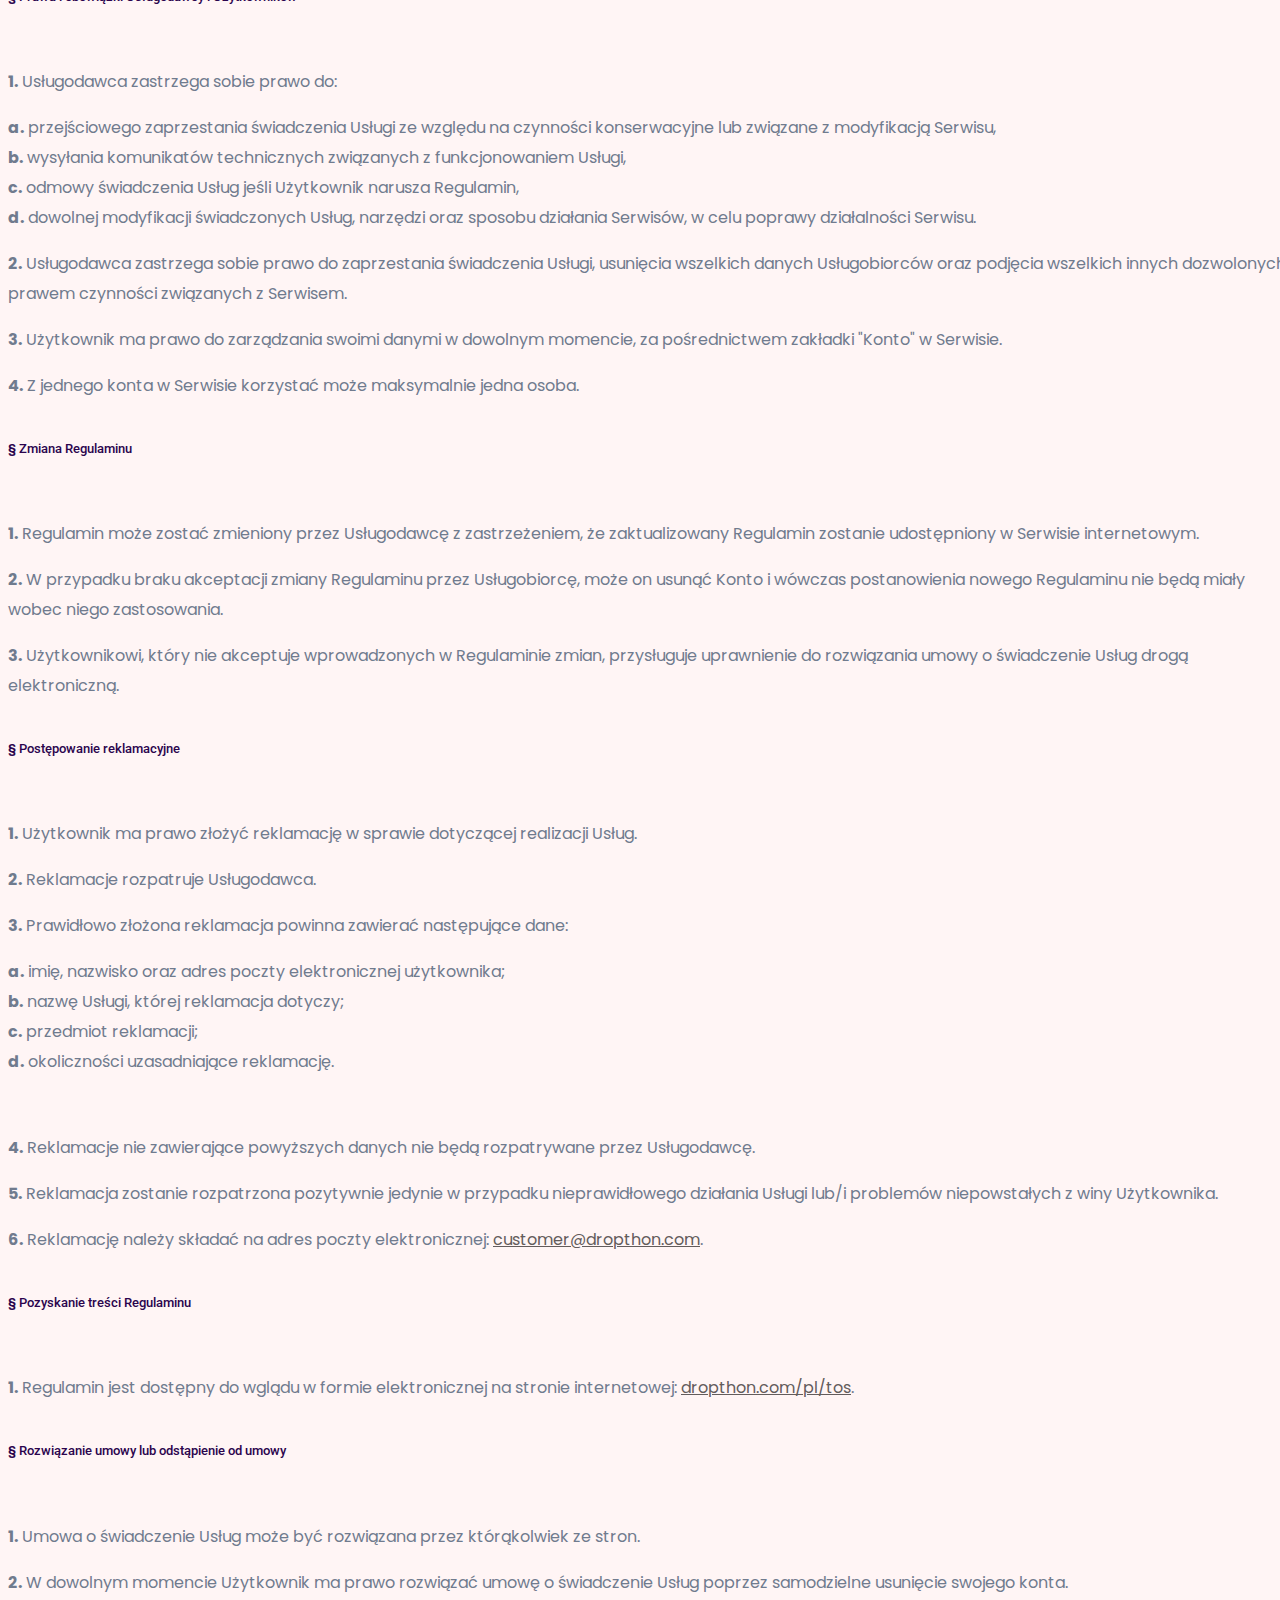
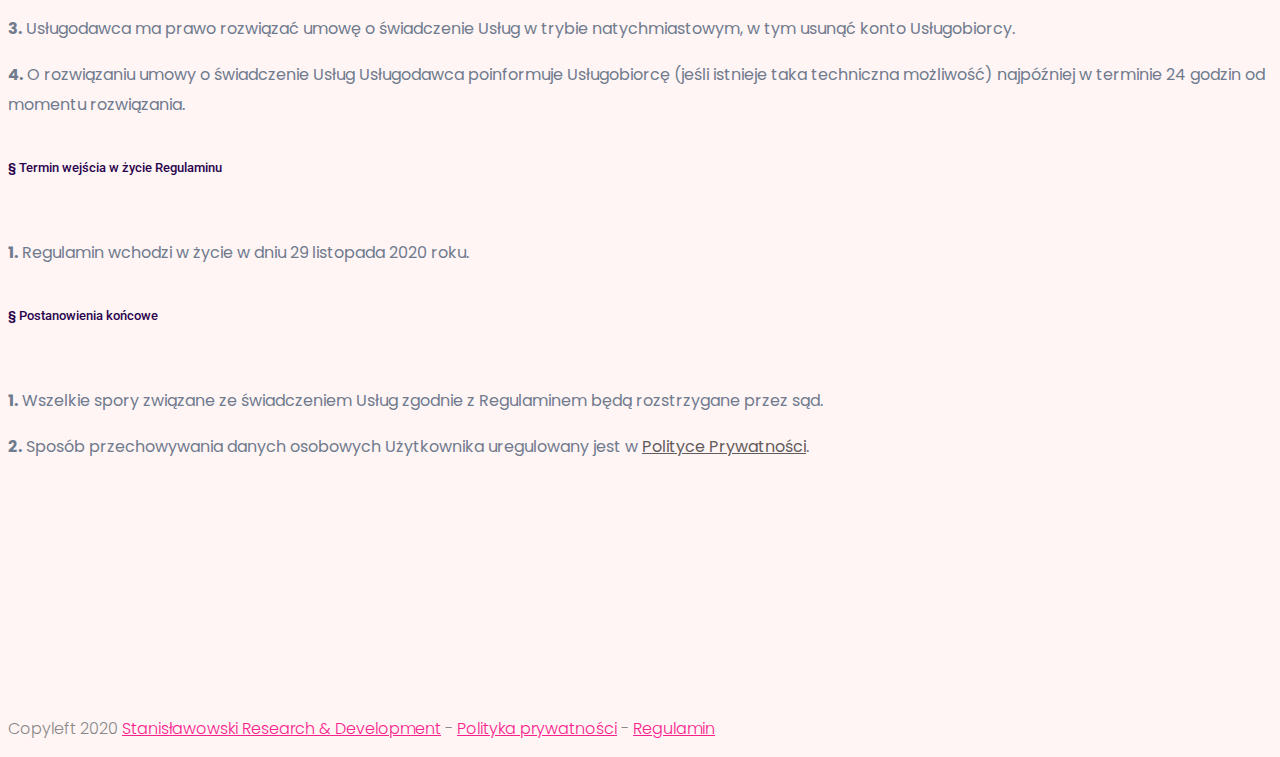
<file: pl/tos.html>
<!DOCTYPE html>
<html class="no-js" lang="pl">
  <head>
    <meta charset="utf-8">
    <meta http-equiv="x-ua-compatible" content="ie=edge">
    <title>Regulamin ~ Dropthon</title>
    <meta name="viewport" content="width=device-width, initial-scale=1">
    <link rel="shortcut icon" type="image/png" href="/favicon.png">
    <link rel="stylesheet" href="https://cdn.jsdelivr.net/npm/bootstrap@4.6.0/dist/css/bootstrap.min.css" integrity="sha256-T/zFmO5s/0aSwc6ics2KLxlfbewyRz6UNw1s3Ppf5gE=" crossorigin="anonymous">
    <link rel="stylesheet" href="https://cdn.jsdelivr.net/npm/font-awesome@4.7.0/css/font-awesome.min.css" integrity="sha256-eZrrJcwDc/3uDhsdt61sL2oOBY362qM3lon1gyExkL0=" crossorigin="anonymous">
    <link href="https://fonts.googleapis.com/css2?family=Poppins:wght@300;400;500;700&family=Roboto:wght@700&display=swap" rel="stylesheet">
    <link rel="stylesheet" href="/static/css/style.css">
    <script async src="https://www.googletagmanager.com/gtag/js?id=UA-169644853-2"></script>
    <script>
      window.dataLayer = window.dataLayer || [];
      function gtag(){dataLayer.push(arguments);}
      gtag('js', new Date());
      gtag('config', 'UA-169644853-2');
    </script>
   </head>
   <body>
    <section>
      <div class="skewed"></div>
    </section>
    <div class="d-flex align-items-center h-100vh">
      <div class="btn-group btns-lang">
        <a href="/pl/tos" class="btn radius-btn py-3 px-2">PL</a>
        <a href="/en/tos" class="btn radius-btn py-3 px-2">EN</a>
      </div>
      <div class="mx-auto w-70vw">
        <h1 class="title-main">Najbardziej<br>przyjazny<br>streetwear bot.</h1><br>
        <a href="/pl/" class="btn radius-btn py-3 px-3"><i class="fa fa-undo"></i></a>
        <a href="#more" class="btn radius-btn py-3 px-3"><i class="fa fa-caret-down"></i> WIĘCEJ</a>
      </div>
      <img src="/static/img/example_pl.png" class="example">
    </div>
    <section class="service-area section-padding2 bg-white" id="more">
      <div class="container">
        <div class="row d-flex justify-content-center">
          <div class="col-lg-6">
            <div class="section-title text-center">
              <h2>Regulamin świadczenia usług drogą elektroniczną</h2>
            </div>
          </div>
        </div>
        <div>
          <h5><b>§</b> Postanowienia ogólne</h5><br>
          <p><b>1.</b> Ilekroć w niniejszym Regulaminie są użyte następujące określenia, należy przez nie rozumieć:</p>
          <p class="ml-3">
            <b>2.</b> <u>Serwis</u> - serwis internetowy dostępny pod adresem <a href="https://dropthon.com/pl/" class="text-danger">dropthon.com</a>;<br>
            <b>3.</b> <u>Administrator, Usługodawca</u> - Stanisławowski Research & Development;<br>
            <b>4.</b> <u>Użytkownik, Usługobiorca</u> - każda osoba, która dokonała rejestracji konta w Serwisie oraz korzysta z jego funkcjonalności;<br>
            <b>5.</b> <u>Formularz rejestracyjny</u> - formularz wypełniany przez Użytkownika, służący do rejestracji w Serwisie<br>
            <b>6.</b> <u>Regulamin</u> - niniejszy regulamin;<br>
            <b>7.</b> <u>Usługi</u> - usługi świadczone przez Usługodawcę w ramach Serwisu internetowego;<br>
            <b>8.</b> <u>Drop</u> - premiera kolekcji ubrań w danym sklepie
          </p>
          <p><b>2.</b> Niniejszy Regulamin określa:</p>
          <p class="ml-3">
            <b>a.</b> rodzaj, zakres oraz warunki świadczenia usług drogą elektroniczną przez Administratora;<br>
            <b>b.</b> prawa i obowiązki Użytkowników i Usługodawcy
          </p><br>
          <h5><b>§</b> Wymogi techniczne</h5><br>
          <p><b>1.</b> Do korzystania z Serwisu, niezbędne jest spełnienie następujących minimalnych wymagań technicznych:</p>
          <p class="ml-3">
            <b>1.</b> posiadanie komputera lub innego urządzenia multimedialnego;<br>
            <b>2.</b> dostęp do sieci Internet;<br>
            <b>3.</b> posiadanie przeglądarki internetowej ze wsparciem dla HTML5 i CSS3;<br>
            <b>4.</b> posiadanie aktywnego konta poczty elektronicznej (e-mail)<br>
          </p><br>
          <h5><b>§</b> Usługi</h5><br>
          <p><b>1.</b>  Dropthon świadczy usługi drogą elektroniczną za pomocą serwisu internetowego <a href="https://dropthon.com/pl/" class="text-danger">dropthon.com</a>:</p>
          <p class="ml-3">
            <b>1.</b> Usługa Strony;<br>
            <b>2.</b> Usługa Panelu użytkownika;<br>
            <b>3.</b> Usługa Bota<br>
          </p>
          <p><b>2.</b> Usługa Strony polega na:</p>
          <p class="ml-3">
            <b>1.</b> Udostępnianiu treści i informacji o Serwisie, zakresie działalności Dropthona, informacji związanych ze świadczonymi produktami i usługami<br>
            <b>2.</b> Udostępnianiu odnośników do portali społecznościowych lub innych stron powiązanych ze świadczonymi Usługami.<br>
          </p>
          <p><b>3.</b> Usługa Panelu użytkownika polega na:</p>
          <p class="ml-3">
            <b>1.</b> Umożliwieniu przeglądania nadchodzących Dropów, pobranych ze stron wspieranych sklepów;<br>
            <b>2.</b> Umożliwieniu edycji, bądź usunięcia swoich danych osobowych z naszej bazy danych;<br>
            <b>3.</b> Umożliwieniu zmiany ustawień Usługi Bota;<br>
            <b>4.</b> Umożliwieniu realizacji płatności za oferowane przez Administratora usługi.<br>
          </p>
          <p><b>4.</b> Usługa Bota polega na:</p>
          <p class="ml-3">
            <b>1.</b> Realizacji usługi kupienia przedmiotu z zaplanowanego Dropa.<br>
          </p><br>
          <h5><b>§</b> Rejestracja i logowanie</h5><br>
          <p><b>1.</b> Umowa o świadczenie Usług zostaje zawarta z Usługobiorcą z chwilą prawidłowego wypełnienia Formularza rejestracyjnego i założenia konta.</p>
          <p><b>2.</b> Prawidłowe wypełnienie Formularza rejestracyjnego polega na podaniu nazwy użytkownika, adresu e-mail oraz hasła.</p>
          <p><b>3.</b> Użytkownik wypełniając i wysyłając Formularz rejestracyjny oświadcza, że:</p>
          <p class="ml-3">
            <b>a.</b> podane w nim dane są kompletne, zgodne ze stanem faktycznym oraz nie naruszają jakichkolwiek praw osób trzecich,<br>
            <b>b.</b> jest uprawniony do zawarcia umowy o świadczenie Usługi.
          </p>
          <p><b>4.</b> Adres poczty elektronicznej będzie wykorzystywany do wszelkiej korespondencji związanej ze świadczeniem Usługi.</p>
          <p><b>5.</b> Usługodawca może odmówić utworzenia konta, zablokować lub usunąć istniejące konto, jeżeli jego nazwa jest już używa w bazie danych.</p>
          <p><b>6.</b> Rejestracja konta w Serwisie jest dobrowolna i bezpłatna.</p>
          <p><b>7.</b> Po zarejestrowaniu konta w Serwisie internetowym każdorazowe logowanie odbywa się przy użyciu danych podanych w Formularzu rejestracyjnym.</p><br>
          <h5><b>§</b> Prawa i obowiązki Usługodawcy i Użytkowników</h5><br>
          <p><b>1.</b> Usługodawca zastrzega sobie prawo do:</p>
          <p class="ml-3">
            <b>a.</b> przejściowego zaprzestania świadczenia Usługi ze względu na czynności konserwacyjne lub związane z modyfikacją Serwisu,<br>
            <b>b.</b> wysyłania komunikatów technicznych związanych z funkcjonowaniem Usługi,<br>
            <b>c.</b> odmowy świadczenia Usług jeśli Użytkownik narusza Regulamin,<br>
            <b>d.</b> dowolnej modyfikacji świadczonych Usług, narzędzi oraz sposobu działania Serwisów, w celu poprawy działalności Serwisu.<br>
          </p>
          <p><b>2.</b> Usługodawca zastrzega sobie prawo do zaprzestania świadczenia Usługi, usunięcia wszelkich danych Usługobiorców oraz podjęcia wszelkich innych dozwolonych prawem czynności związanych z Serwisem.</p>
          <p><b>3.</b> Użytkownik ma prawo do zarządzania swoimi danymi w dowolnym momencie, za pośrednictwem zakładki "Konto" w Serwisie.</p>
          <p><b>4.</b> Z jednego konta w Serwisie korzystać może maksymalnie jedna osoba.</p><br>
          <h5><b>§</b> Zmiana Regulaminu</h5><br>
          <p><b>1.</b> Regulamin może zostać zmieniony przez Usługodawcę z zastrzeżeniem, że zaktualizowany Regulamin zostanie udostępniony w Serwisie internetowym.</p>
          <p><b>2.</b> W przypadku braku akceptacji zmiany Regulaminu przez Usługobiorcę, może on usunąć Konto i wówczas postanowienia nowego Regulaminu nie będą miały wobec niego zastosowania.</p>
          <p><b>3.</b> Użytkownikowi, który nie akceptuje wprowadzonych w Regulaminie zmian, przysługuje uprawnienie do rozwiązania umowy o świadczenie Usług drogą elektroniczną.</p><br>
          <h5><b>§</b> Postępowanie reklamacyjne</h5><br>
          <p><b>1.</b> Użytkownik ma prawo złożyć reklamację w sprawie dotyczącej realizacji Usług.</p>
          <p><b>2.</b> Reklamacje rozpatruje Usługodawca.</p>
          <p><b>3.</b> Prawidłowo złożona reklamacja powinna zawierać następujące dane:</p>
          <p class="ml-3">
            <b>a.</b> imię, nazwisko oraz adres poczty elektronicznej użytkownika;<br>
            <b>b.</b> nazwę Usługi, której reklamacja dotyczy;<br>
            <b>c.</b> przedmiot reklamacji;<br>
            <b>d.</b> okoliczności uzasadniające reklamację.<br>
          </p><br>
          <p><b>4.</b> Reklamacje nie zawierające powyższych danych nie będą rozpatrywane przez Usługodawcę.</p>
          <p><b>5.</b> Reklamacja zostanie rozpatrzona pozytywnie jedynie w przypadku nieprawidłowego działania Usługi lub/i problemów niepowstałych z winy Użytkownika.</p>
          <p><b>6.</b> Reklamację należy składać na adres poczty elektronicznej: <a href="mailto:customer@dropthon.com" class="text-danger">customer@dropthon.com</a>.</p><br>
          <h5><b>§</b> Pozyskanie treści Regulaminu</h5><br>
          <p><b>1.</b> Regulamin jest dostępny do wglądu w formie elektronicznej na stronie internetowej: <a href="https://dropthon.com/pl/tos" class="text-danger">dropthon.com/pl/tos</a>.</p><br>
          <h5><b>§</b> Rozwiązanie umowy lub odstąpienie od umowy</h5><br>
          <p><b>1.</b> Umowa o świadczenie Usług może być rozwiązana przez którąkolwiek ze stron.</p>
          <p><b>2.</b> W dowolnym momencie Użytkownik ma prawo rozwiązać umowę o świadczenie Usług poprzez samodzielne usunięcie swojego konta.</p>
          <p><b>3.</b> Usługodawca ma prawo rozwiązać umowę o świadczenie Usług w trybie natychmiastowym, w tym usunąć konto Usługobiorcy.</p>
          <p><b>4.</b> O rozwiązaniu umowy o świadczenie Usług Usługodawca poinformuje Usługobiorcę (jeśli istnieje taka techniczna możliwość) najpóźniej w terminie 24 godzin od momentu rozwiązania.</p><br>
          <h5><b>§</b> Termin wejścia w życie Regulaminu</h5><br>
          <p><b>1.</b> Regulamin wchodzi w życie w dniu 29 listopada 2020 roku.</p><br>
          <h5><b>§</b> Postanowienia końcowe</h5><br>
          <p><b>1.</b> Wszelkie spory związane ze świadczeniem Usług zgodnie z Regulaminem będą rozstrzygane przez sąd.</p>
          <p><b>2.</b> Sposób przechowywania danych osobowych Użytkownika uregulowany jest w <a href="https://dropthon.com/pl/privacy" class="text-danger">Polityce Prywatności</a>.</p>
    </section>
    <div class="footer-area py-5">
      <div class="container">
        <div class="row align-items-center">
          <div class="col-xl-12">
            <div class="footer-copy-right">
               <p>Copyleft 2020 <a href="https://stanislawowski.pl/" target="_blank">Stanisławowski Research & Development</a>  -  <a href="/pl/privacy">Polityka prywatności</a>  -  <a href="/pl/tos">Regulamin</a></p>
            </div>
          </div>
        </div>
      </div>
    </div>
   </footer>
   <script src="https://cdn.jsdelivr.net/npm/jquery@3.5.1/dist/jquery.min.js" integrity="sha256-9/aliU8dGd2tb6OSsuzixeV4y/faTqgFtohetphbbj0=" crossorigin="anonymous"></script>
   <script>$(document).ready(function(){$("a").on("click",function(o){var t;""!==this.hash&&(o.preventDefault(),t=this.hash,$("html, body").animate({scrollTop:$(t).offset().top},800,function(){window.location.hash=t}))})});</script>
  </body>
</html>
</file>
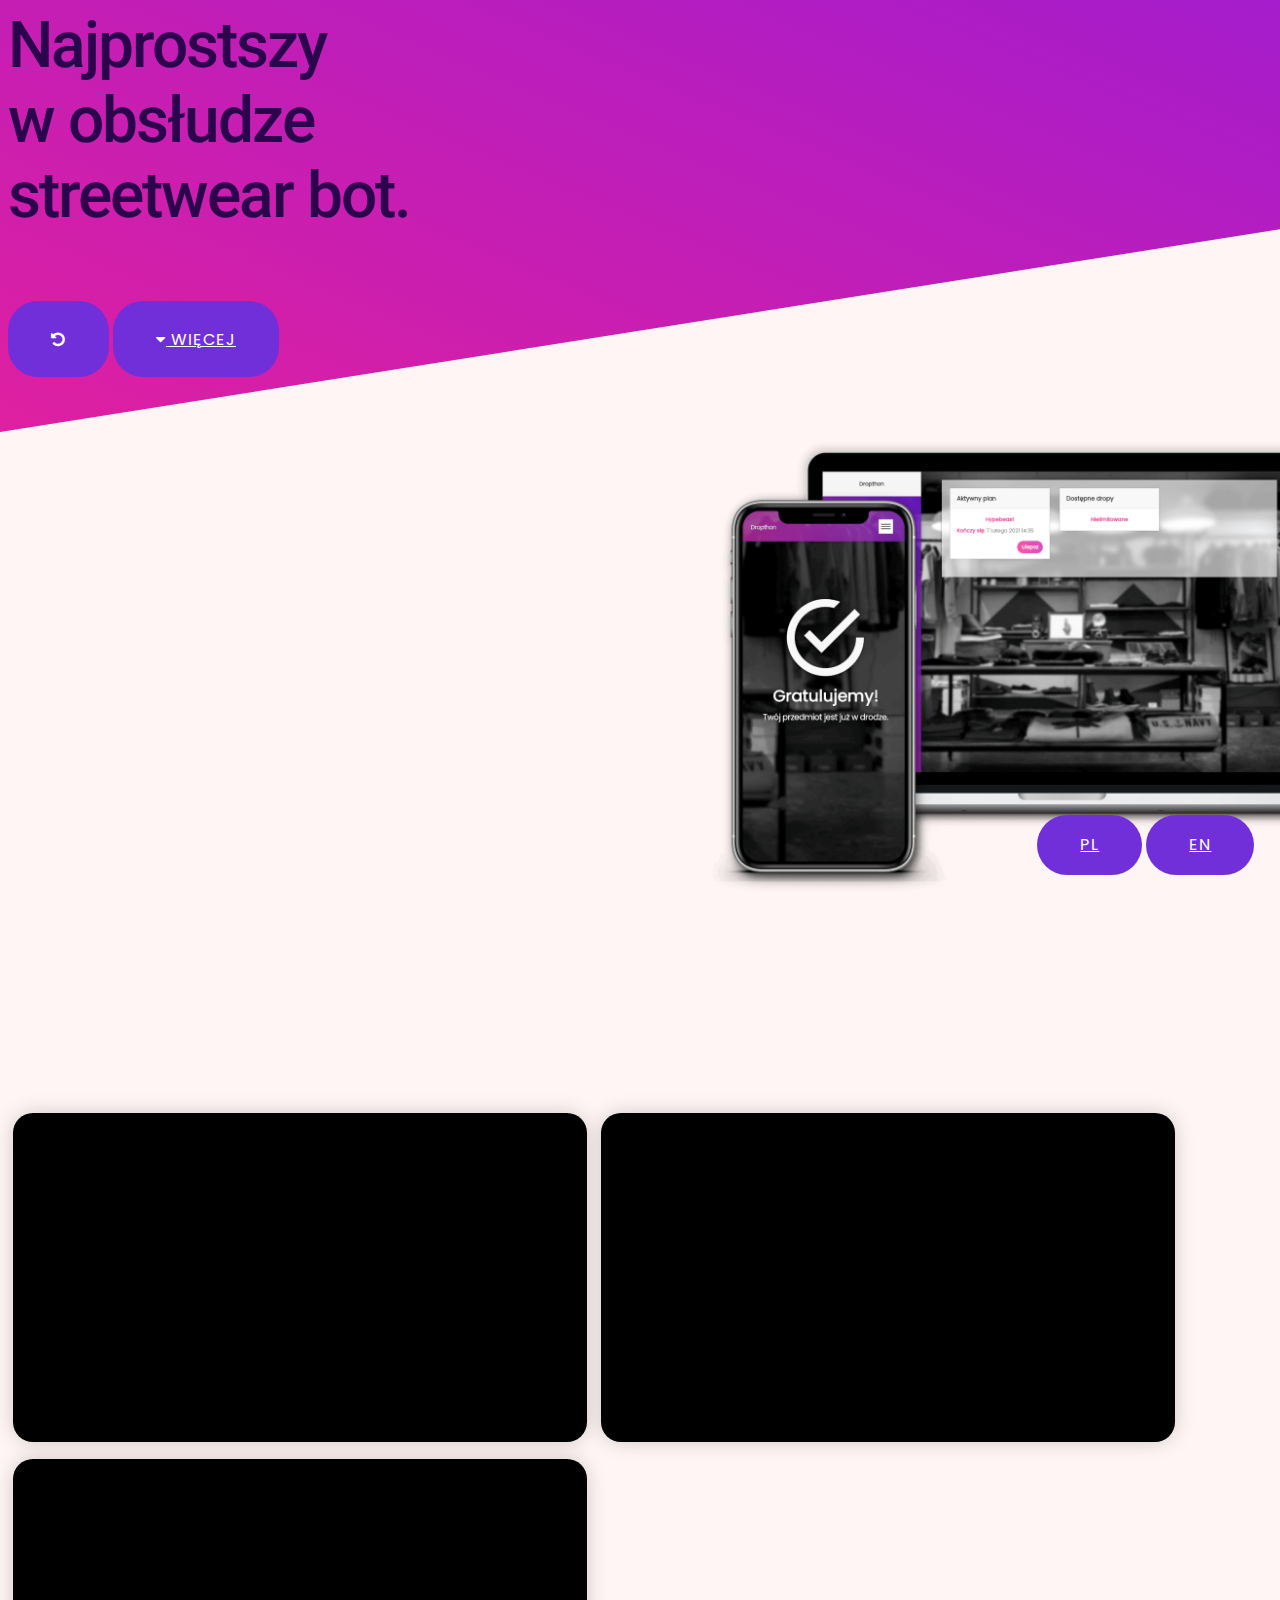
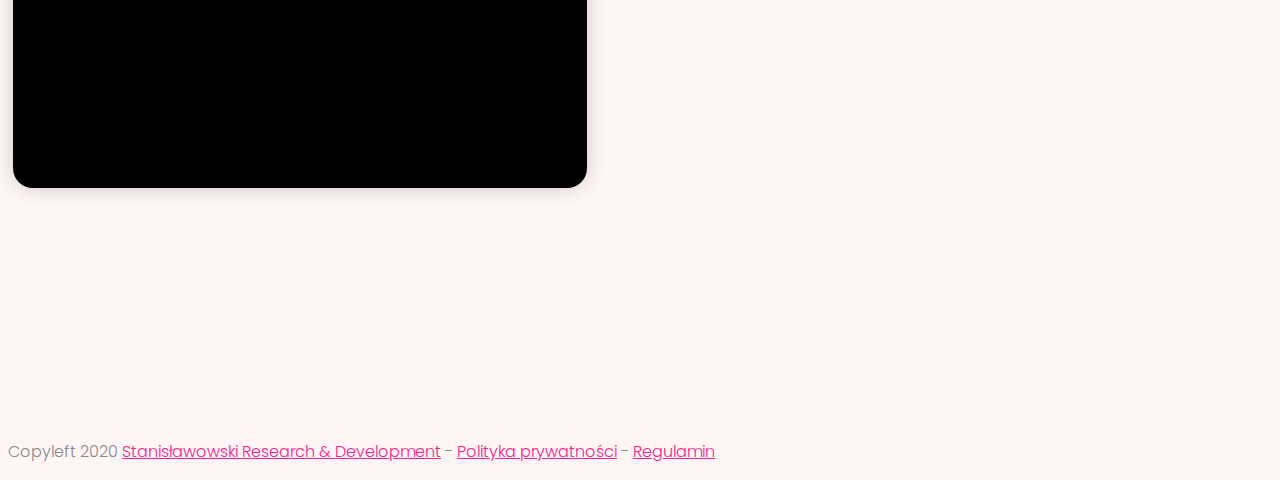
<file: pl/tutorials.html>
<!DOCTYPE html>
<html class="no-js" lang="pl">
  <head>
    <meta charset="utf-8">
    <meta http-equiv="x-ua-compatible" content="ie=edge">
    <title>Poradniki ~ Dropthon</title>
    <meta name="viewport" content="width=device-width, initial-scale=1">
    <link rel="shortcut icon" type="image/png" href="/favicon.png">
    <link rel="stylesheet" href="https://cdn.jsdelivr.net/npm/bootstrap@4.6.0/dist/css/bootstrap.min.css" integrity="sha256-T/zFmO5s/0aSwc6ics2KLxlfbewyRz6UNw1s3Ppf5gE=" crossorigin="anonymous">
    <link rel="stylesheet" href="https://cdn.jsdelivr.net/npm/font-awesome@4.7.0/css/font-awesome.min.css" integrity="sha256-eZrrJcwDc/3uDhsdt61sL2oOBY362qM3lon1gyExkL0=" crossorigin="anonymous">
    <link href="https://fonts.googleapis.com/css2?family=Poppins:wght@300;400;500;700&family=Roboto:wght@700&display=swap" rel="stylesheet">
    <link rel="stylesheet" href="/static/css/style.css">
    <script async src="https://www.googletagmanager.com/gtag/js?id=UA-169644853-2"></script>
    <script>
      window.dataLayer = window.dataLayer || [];
      function gtag(){dataLayer.push(arguments);}
      gtag('js', new Date());
      gtag('config', 'UA-169644853-2');
    </script>
   </head>
   <body>
    <section>
      <div class="skewed"></div>
    </section>
    <div class="d-flex align-items-center h-100vh">
      <div class="btn-group btns-lang">
        <a href="/pl/tutorials" class="btn radius-btn py-3 px-2">PL</a>
        <a href="#" class="btn radius-btn py-3 px-2">EN</a>
      </div>
      <div class="mx-auto w-70vw">
        <h1 class="title-main">Najprostszy<br>w obsłudze<br>streetwear bot.</h1><br>
        <a href="/pl/" class="btn radius-btn py-3 px-3"><i class="fa fa-undo"></i></a>
        <a href="#more" class="btn radius-btn py-3 px-3"><i class="fa fa-caret-down"></i> WIĘCEJ</a>
      </div>
      <img src="/static/img/example_pl.png" class="example">
    </div>
    <section class="service-area section-padding2 bg-white" id="more">
      <div class="container">
        <div class="row d-flex justify-content-center">
          <iframe width="560" height="315" src="https://www.youtube.com/embed/kyyBQDXVZ-k" frameborder="0" allow="accelerometer; autoplay; clipboard-write; encrypted-media; gyroscope; picture-in-picture" allowfullscreen></iframe>
          <iframe width="560" height="315" src="https://www.youtube.com/embed/fylUTroWRZ4" frameborder="0" allow="accelerometer; autoplay; clipboard-write; encrypted-media; gyroscope; picture-in-picture" allowfullscreen></iframe>
          <iframe width="560" height="315" src="https://www.youtube.com/embed/O40BIMf-_-I" frameborder="0" allow="accelerometer; autoplay; clipboard-write; encrypted-media; gyroscope; picture-in-picture" allowfullscreen></iframe>
        </div>
    </section>
    <div class="footer-area py-5">
      <div class="container">
        <div class="row align-items-center">
          <div class="col-xl-12">
            <div class="footer-copy-right">
               <p>Copyleft 2020 <a href="https://stanislawowski.pl/" target="_blank">Stanisławowski Research & Development</a>  -  <a href="/pl/privacy">Polityka prywatności</a>  -  <a href="/pl/tos">Regulamin</a></p>
            </div>
          </div>
        </div>
      </div>
    </div>
   </footer>
   <script src="https://cdn.jsdelivr.net/npm/jquery@3.5.1/dist/jquery.min.js" integrity="sha256-9/aliU8dGd2tb6OSsuzixeV4y/faTqgFtohetphbbj0=" crossorigin="anonymous"></script>
   <script>$(document).ready(function(){$("a").on("click",function(o){var t;""!==this.hash&&(o.preventDefault(),t=this.hash,$("html, body").animate({scrollTop:$(t).offset().top},800,function(){window.location.hash=t}))})});</script>
  </body>
</html>
</file>
<file: static/css/style.css>
body {
  font-family: Poppins, sans-serif;
  font-weight: 400;
  font-style: normal;
  background-color: #fff5f5;
  overflow-x: hidden;
  width: 100vw;
}

.skewed {
  position: absolute;
  top: 0;
  bottom: 0;
  right: 0;
  left: 0;
  height: 48%;
  transform: skewY(-9deg);
  transform-origin: top left;
  z-index: -1;
}

.h-100vh {
  height: 100vh;
}

.w-70vw {
  width: 70vw;
}

.btns-lang {
  position: absolute;
  bottom: 2%;
  right: 2%;
}

.title-main {
  font-family: Roboto, sans-serif;
  letter-spacing: -2px;
  font-size: 5vw;
}

@media only screen and (min-width: 401px) and (max-width: 700px) {
  .title-main {
    font-size: 10vw;
  }
}

@media only screen and (max-width: 400px) {
  .title-main {
    font-size: 12vw;
  }
}

.example {
  max-width: 57vw;
  position: absolute;
  right: -10%;
}

@media only screen and (max-width: 700px) {
  .example {
    display: none;
  }
}

h1,
h2,
h3,
h4,
h5,
h6 {
  font-family: Roboto, sans-serif;
  color: #2b044d;
  margin-top: 0;
  font-style: normal;
  font-weight: 500;
  text-transform: normal;
}

p {
  font-family: Poppins, sans-serif;
  color: #707b8e;
  font-size: 16px;
  line-height: 30px;
  margin-bottom: 15px;
  font-weight: 400;
}

a {
  -webkit-transition: all 0.3s ease-out 0s;
  -moz-transition: all 0.3s ease-out 0s;
  -ms-transition: all 0.3s ease-out 0s;
  -o-transition: all 0.3s ease-out 0s;
  transition: all 0.3s ease-out 0s;
  color: #635c5c;
  outline: medium none;
}

h1 a,
h2 a,
h3 a,
h4 a,
h5 a,
h6 a {
  color: inherit;
}

a:focus {
  text-decoration: none;
  outline: 0;
}

a:hover {
  color: #fff;
  text-decoration: none;
}

ul {
  margin: 0;
  padding: 0;
}

li {
  list-style: none;
}

.section-padding {
  padding-top: 120px;
  padding-bottom: 120px;
}

.mb-90 {
  margin-bottom: 90px;
}

@media (max-width: 767px) {
  .mb-90 {
    margin-bottom: 30px;
  }
}

@media (min-width: 768px) and (max-width: 991px) {
  .mb-90 {
    margin-bottom: 45px;
  }
}

.btn {
  background: #712fda;
  -moz-user-select: none;
  text-transform: capitalize;
  color: #fff;
  display: inline-block;
  font-size: 16px;
  font-weight: 400;
  letter-spacing: 1px;
  line-height: 0;
  padding: 30px 44px;
  border-radius: 5px;
  cursor: pointer;
  transition: color 0.4s linear;
  position: relative;
  z-index: 1;
  border: 0;
  overflow: hidden;
  margin: 0;
}

.btn::before {
  content: "";
  position: absolute;
  left: 0;
  top: 0;
  width: 100%;
  height: 100%;
  background: #ef0d50;
  z-index: 1;
  border-radius: 5px;
  transition: transform 0.5s;
  transform-origin: 0 0;
  transition-timing-function: cubic-bezier(0.5, 1.6, 0.4, 0.7);
  transform: scaleX(0);
}

.btn:hover::before {
  transform: scaleX(1);
  color: #fff;
  z-index: -1;
}

.card-btn1 {
  background: #712fda;
  border-radius: 6px;
  padding: 30px 40px;
  text-transform: uppercase;
}

.card-btn1::before {
  background: #ff374b;
}

.btn:focus {
  outline: 0;
  box-shadow: none;
}

.radius-btn {
  padding: 30px 43px;
  border-radius: 30px;
}

.section-padding2 {
  padding-top: 200px;
  padding-bottom: 200px;
}

@media only screen and (min-width: 768px) and (max-width: 991px) {
  .section-padding2 {
    padding-top: 100px;
    padding-bottom: 100px;
  }
}

@media only screen and (max-width: 767px) {
  .section-padding2 {
    padding-top: 50px;
    padding-bottom: 50px;
  }
}

.services-padding {
  padding-top: 300px;
  padding-bottom: 150px;
}

@media only screen and (min-width: 992px) and (max-width: 1199px) {
  .services-padding {
    padding-top: 200px;
    padding-bottom: 150px;
  }
}

@media only screen and (max-width: 991px) {
  .services-padding {
    padding-top: 150px;
    padding-bottom: 70px;
  }
}

.best-pricing,
.skewed {
  background-image: -moz-linear-gradient(60deg, #f9218d 0, #6c19f6 100%);
  background-image: -webkit-gradient(60deg, #f9218d 0, #6c19f6 100%);
  background-image: -webkit-linear-gradient(60deg, #f9218d 0, #6c19f6 100%);
  background-image: -ms-linear-gradient(60deg, #f9218d 0, #6c19f6 100%);
  background-image: -o-linear-gradient(60deg, #f9218d 0, #6c19f6 100%);
  background-size: 200% 200%;
  -webkit-animation: gradient-animation 10s ease infinite;
  -moz-animation: gradient-animation 10s ease infinite;
  -o-animation: gradient-animation 10s ease infinite;
  animation: gradient-animation 10s ease infinite;
}

@-webkit-keyframes gradient-animation {
  0% { background-position: 0% 50%; }
  50% { background-position: 100% 50%; }
  100% { background-position: 0% 50%; }
}

@-moz-keyframes gradient-animation {
  0% { background-position: 0% 50%; }
  50% { background-position: 100% 50%; }
  100% { background-position: 0% 50%; }
}

@-o-keyframes gradient-animation {
  0% { background-position: 0% 50%; }
  50% { background-position: 100% 50%; }
  100% { background-position: 0% 50%; }
}

@keyframes gradient-animation {
  0% { background-position: 0% 50%; }
  50% { background-position: 100% 50%; }
  100% { background-position: 0% 50%; }
}

.services-area {
  padding-top: 270px;
}

@media only screen and (min-width: 992px) and (max-width: 1199px) {
  .services-area {
    padding-top: 200px;
  }
}

@media only screen and (min-width: 768px) and (max-width: 991px) {
  .services-area {
    padding-top: 150px;
  }
}

@media only screen and (min-width: 576px) and (max-width: 767px) {
  .services-area {
    padding-top: 150px;
  }
}

@media (max-width: 767px) {
  .services-area {
    padding-top: 130px;
  }
}

.section-title h2 {
  font-size: 50px;
  font-weight: 700;
  line-height: 1.2;
  margin-bottom: 90px;
}

@media (max-width: 767px) {
  .section-title h2 {
    font-size: 30px;
    line-height: 1.3;
  }
}

@media only screen and (min-width: 992px) and (max-width: 1199px) {
  .section-title h2 {
    font-size: 40px;
  }
}

.service-area .services-caption {
  background: #fff;
  padding: 84px 45px 56px;
  border: 1px solid transparent;
  border-radius: 7px;
  -webkit-transition: 0.5s;
  -moz-transition: 0.5s;
  -o-transition: 0.5s;
  transition: 0.5s;
}

@media only screen and (min-width: 992px) and (max-width: 1199px) {
  .service-area .services-caption {
    padding: 84px 25px 56px;
  }
}

.service-area .services-caption .service-icon {
  display: inline-block;
  position: relative;
}

.service-area .services-caption .service-icon::before {
  background-image: url('../img/dot-bg.png');
  content: "";
  width: 80px;
  height: 135px;
  position: absolute;
  right: -29px;
  top: -35px;
  z-index: 0;
  -webkit-transition: 0.5s;
  -moz-transition: 0.5s;
  -o-transition: 0.5s;
  transition: 0.5s;
}

.service-area .services-caption .service-icon span {
  position: relative;
  color: #fff;
  font-size: 40px;
  height: 105px;
  width: 105px;
  display: block;
  line-height: 105px;
  border-radius: 50%;
  text-align: center;
  background: #e88cea;
  margin-bottom: 42px;
  -webkit-transition: 0.5s;
  -moz-transition: 0.5s;
  -o-transition: 0.5s;
  transition: 0.5s;
}

.footer-area .footer-copy-right p a,
.single-card .card-bottom p a {
  color: #f9218d;
}

.footer-area .footer-title ul li a {
  color: #868c98;
  font-weight: 300;
}

.footer-area .footer-copy-right p a:hover,
.single-card .card-bottom p a:hover {
  color: #8f1bdc;
}

.service-area .services-caption .service-cap h4 a {
  font-size: 24px;
  font-weight: 700;
  line-height: 1.2;
  margin-bottom: 27px;
  display: inline-block;
}

.footer-area .footer-title ul li a:hover {
  color: #8f1bdc;
  padding-left: 5px;
}

.service-area .services-caption .service-cap h4 a:hover {
  color: #835ef8;
}

.services-caption:hover {
  border: 1px solid #b8a2ff;
}

.services-caption:hover .service-icon::before {
  right: -32px;
}

.services-caption:hover .service-icon span {
  background: #835ef8;
}

.services-caption.active {
  border: 1px solid #b8a2ff;
}

.services-caption.active .service-icon::before {
  right: -32px;
}

.services-caption.active .service-icon span {
  background: #835ef8;
}

.best-pricing {
  position: relative;
}

.best-pricing.pricing-padding {
  padding-top: 110px;
  padding-bottom: 280px;
  background-size: cover;
  background-repeat: no-repeat;
}

.best-pricing::before {
  position: absolute;
  width: 100%;
  height: 100%;
  left: 0;
  right: 0;
  top: 0;
  bottom: 0;
  content: "";
  opacity: 0.95;
}

.best-pricing.best-pricing2::before {
  display: none;
}

.pricing-card-area {
  margin-top: -295px;
}

.pricing-card-area .single-card {
  position: relative;
  background: #fff;
  padding: 40px 25px;
  border-radius: 6px;
  box-shadow: 0 0 9px 0 rgba(131, 93, 248, 0.07);
  -webkit-transition: 0.4s;
  -moz-transition: 0.4s;
  -o-transition: 0.4s;
  transition: 0.4s;
}

.pricing-card-area .single-card::before {
  background-image: url('../img/card_dot.png');
  content: "";
  width: 171px;
  height: 134px;
  position: absolute;
  right: 2px;
  bottom: 2px;
  z-index: -1;
  -webkit-transition: 0.4s;
  -moz-transition: 0.4s;
  -o-transition: 0.4s;
  transition: 0.4s;
}

@media (max-width: 767px) {
  .pricing-card-area .single-card::before {
    display: none;
  }
}

.pricing-card-area .single-card .card-top {
  border-bottom: 2px solid #f4f4f4;
  margin-bottom: 46px;
}

.pricing-card-area .single-card .card-top span {
  color: #57667e;
  font-size: 24px;
  margin-bottom: 19px;
  display: inline-block;
}

.footer-area .footer-title h4 {
  color: #000;
  font-size: 18px;
  margin-bottom: 48px;
  font-weight: 700;
}

.pricing-card-area .single-card .card-top h4 {
  color: #6a56a6;
  font-size: 50px;
  font-weight: 500;
  margin-bottom: 26px;
  padding-right: 3px;
  font-family: Poppins, sans-serif;
}

.pricing-card-area .single-card .card-top h4 span {
  color: #6a56a6;
  font-size: 16px;
}

.footer-area .footer-title ul li {
  color: #012f5f;
  margin-bottom: 15px;
}

.pricing-card-area .single-card .card-bottom ul li {
  color: #717081;
  font-weight: 300;
  margin-bottom: 16px;
  font-size: 16px;
}

.pricing-card-area .single-card .card-bottom ul li:last-child {
  margin-bottom: 45px;
}

.pricing-card-area .single-card.active {
  box-shadow: 0 10px 30px 0 rgba(133, 66, 189, 0.1);
}

.pricing-card-area .single-card.active::before {
  right: -20px;
  bottom: -21px;
}

.pricing-card-area .single-card.active .btn::before {
  transform: scaleX(1);
  color: #fff;
  z-index: -1;
}

.pricing-card-area .single-card:hover {
  box-shadow: 0 10px 30px 0 rgba(133, 66, 189, 0.1);
}

.pricing-card-area .single-card:hover::before {
  right: -20px;
  bottom: -21px;
}

.pricing-card-area .single-card:hover .btn::before {
  transform: scaleX(1);
  color: #fff;
  z-index: -1;
}

.section-title2 h2 {
  color: #fff;
}

.footer-area .footer-copy-right {
  padding-top: 20px;
}

@media (max-width: 767px) {
  .footer-area .footer-copy-right {
    padding-top: 0;
  }
}

.footer-area .footer-copy-right p {
  color: #888;
  font-weight: 300;
  font-size: 16px;
  line-height: 2;
  margin-bottom: 12px;
}

iframe {
  padding: 7px;
  margin: 5px;
  border-radius: 20px;
  background-color: #000;
  box-shadow: 0px 0px 21px -2px rgba(0,0,0,0.22);
  -webkit-box-shadow: 0px 0px 21px -2px rgba(0,0,0,0.22);
  -moz-box-shadow: 0px 0px 21px -2px rgba(0,0,0,0.22);
  -webkit-transition: 0.4s;
  -moz-transition: 0.4s;
  -o-transition: 0.4s;
  transition: 0.4s;
}

iframe:hover {
  box-shadow: 7px 7px 21px -2px rgba(0,0,0,0.52);
  -webkit-box-shadow: 7px 7px 21px -2px rgba(0,0,0,0.52);
  -moz-box-shadow: 7px 7px 21px -2px rgba(0,0,0,0.52);
  -webkit-transition: 0.4s;
  -moz-transition: 0.4s;
  -o-transition: 0.4s;
  transition: 0.4s;
}
</file>
